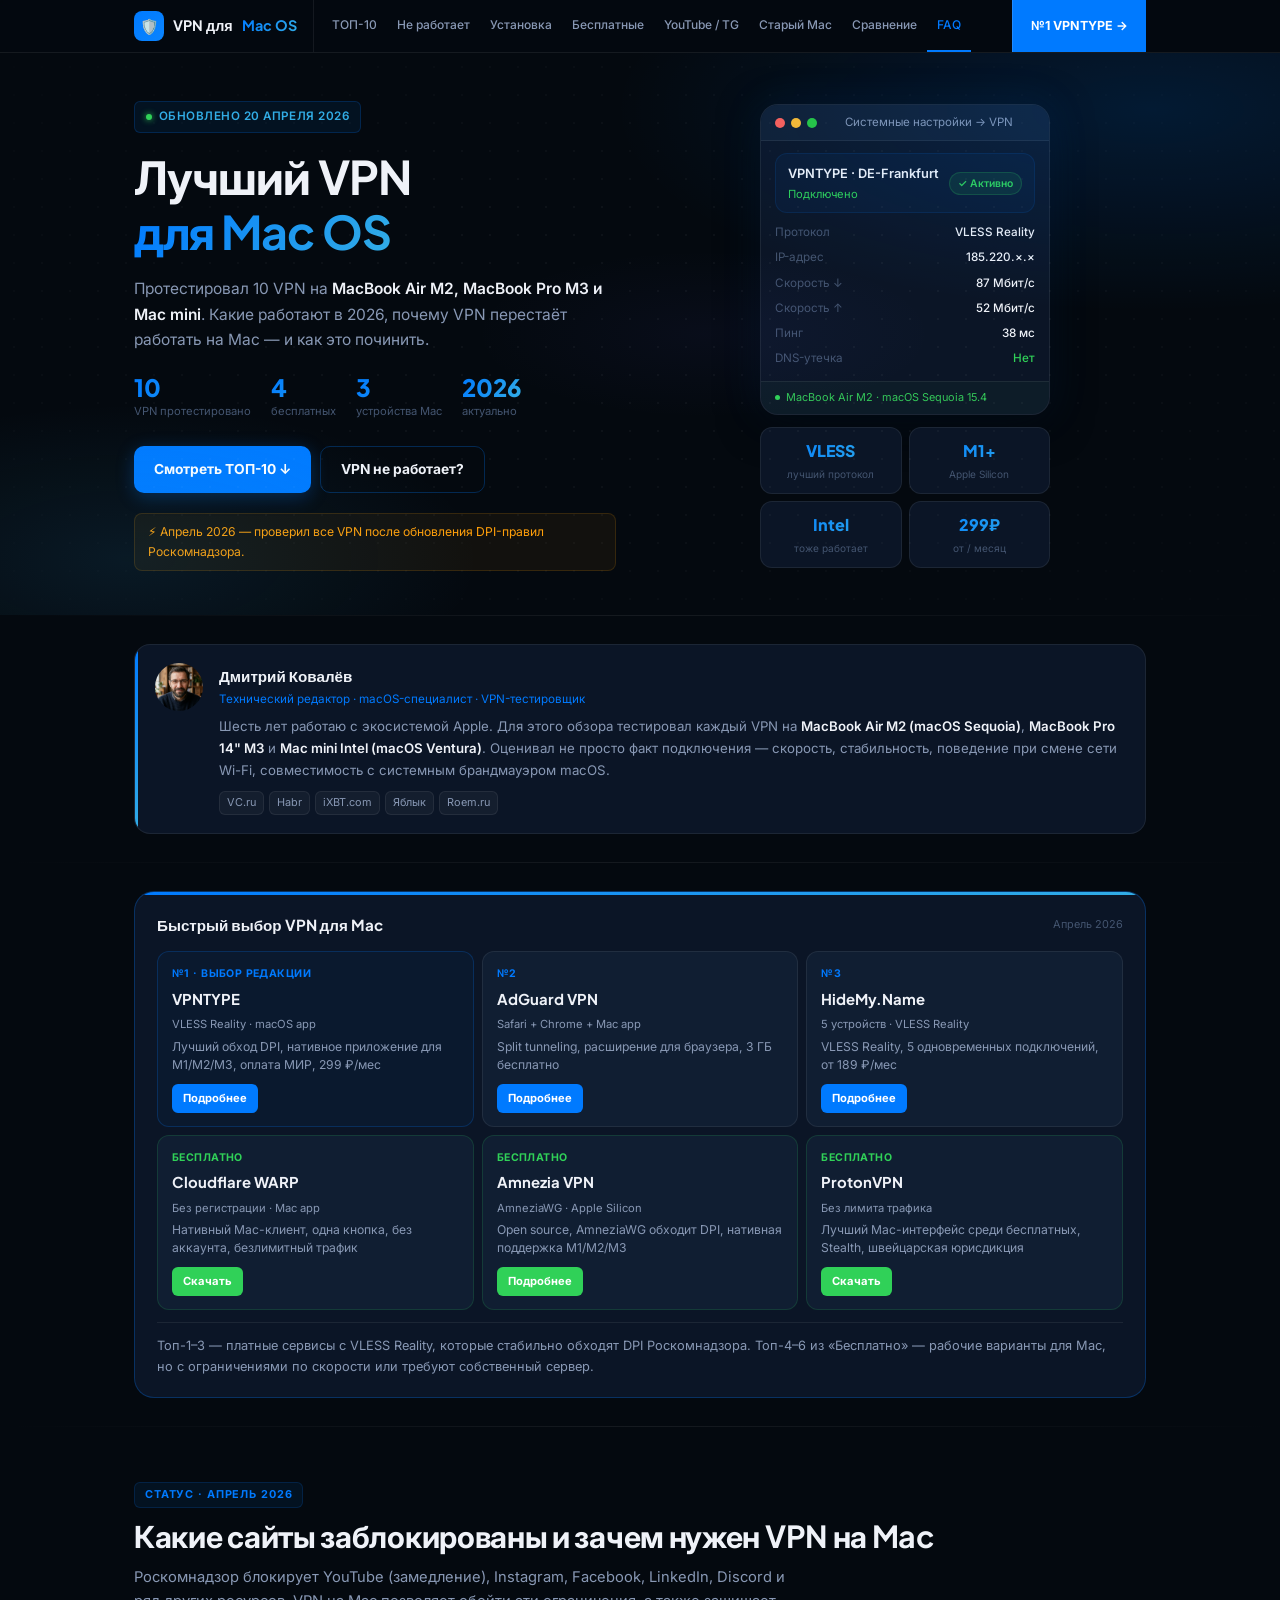
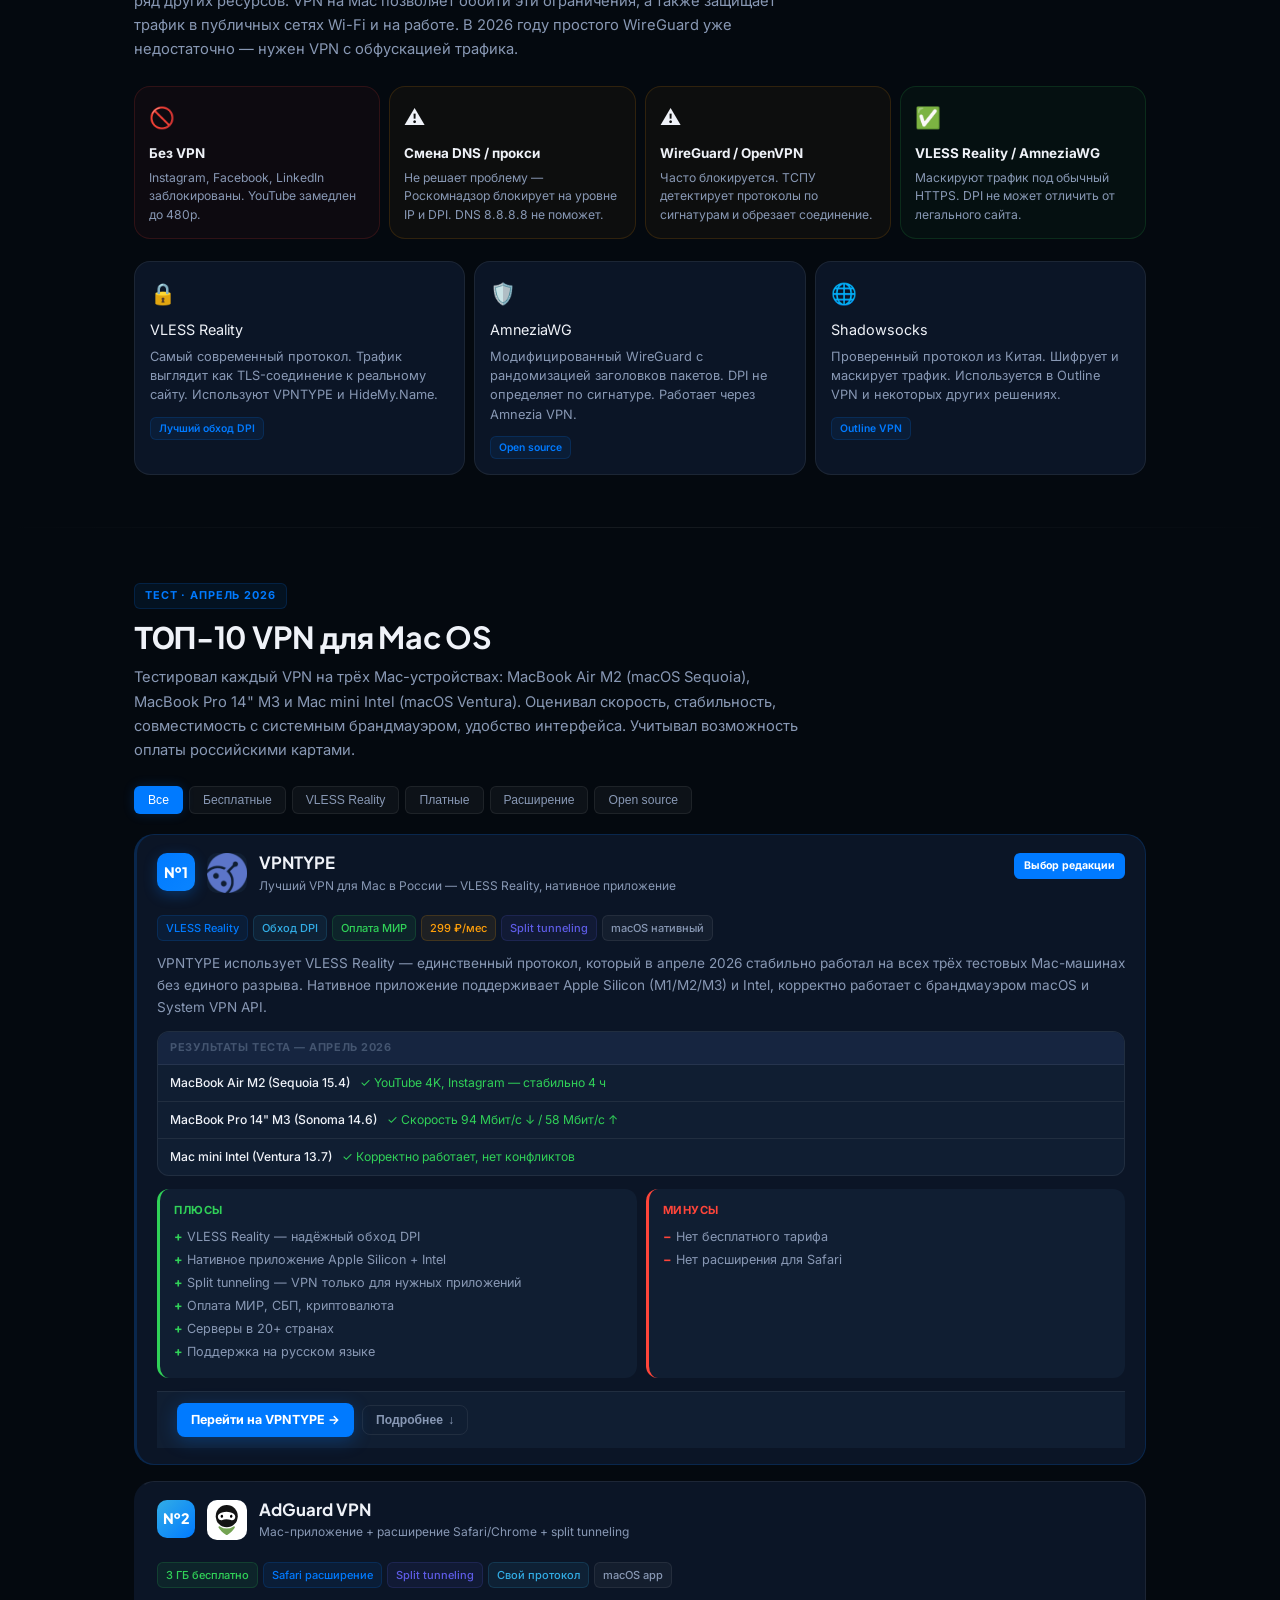
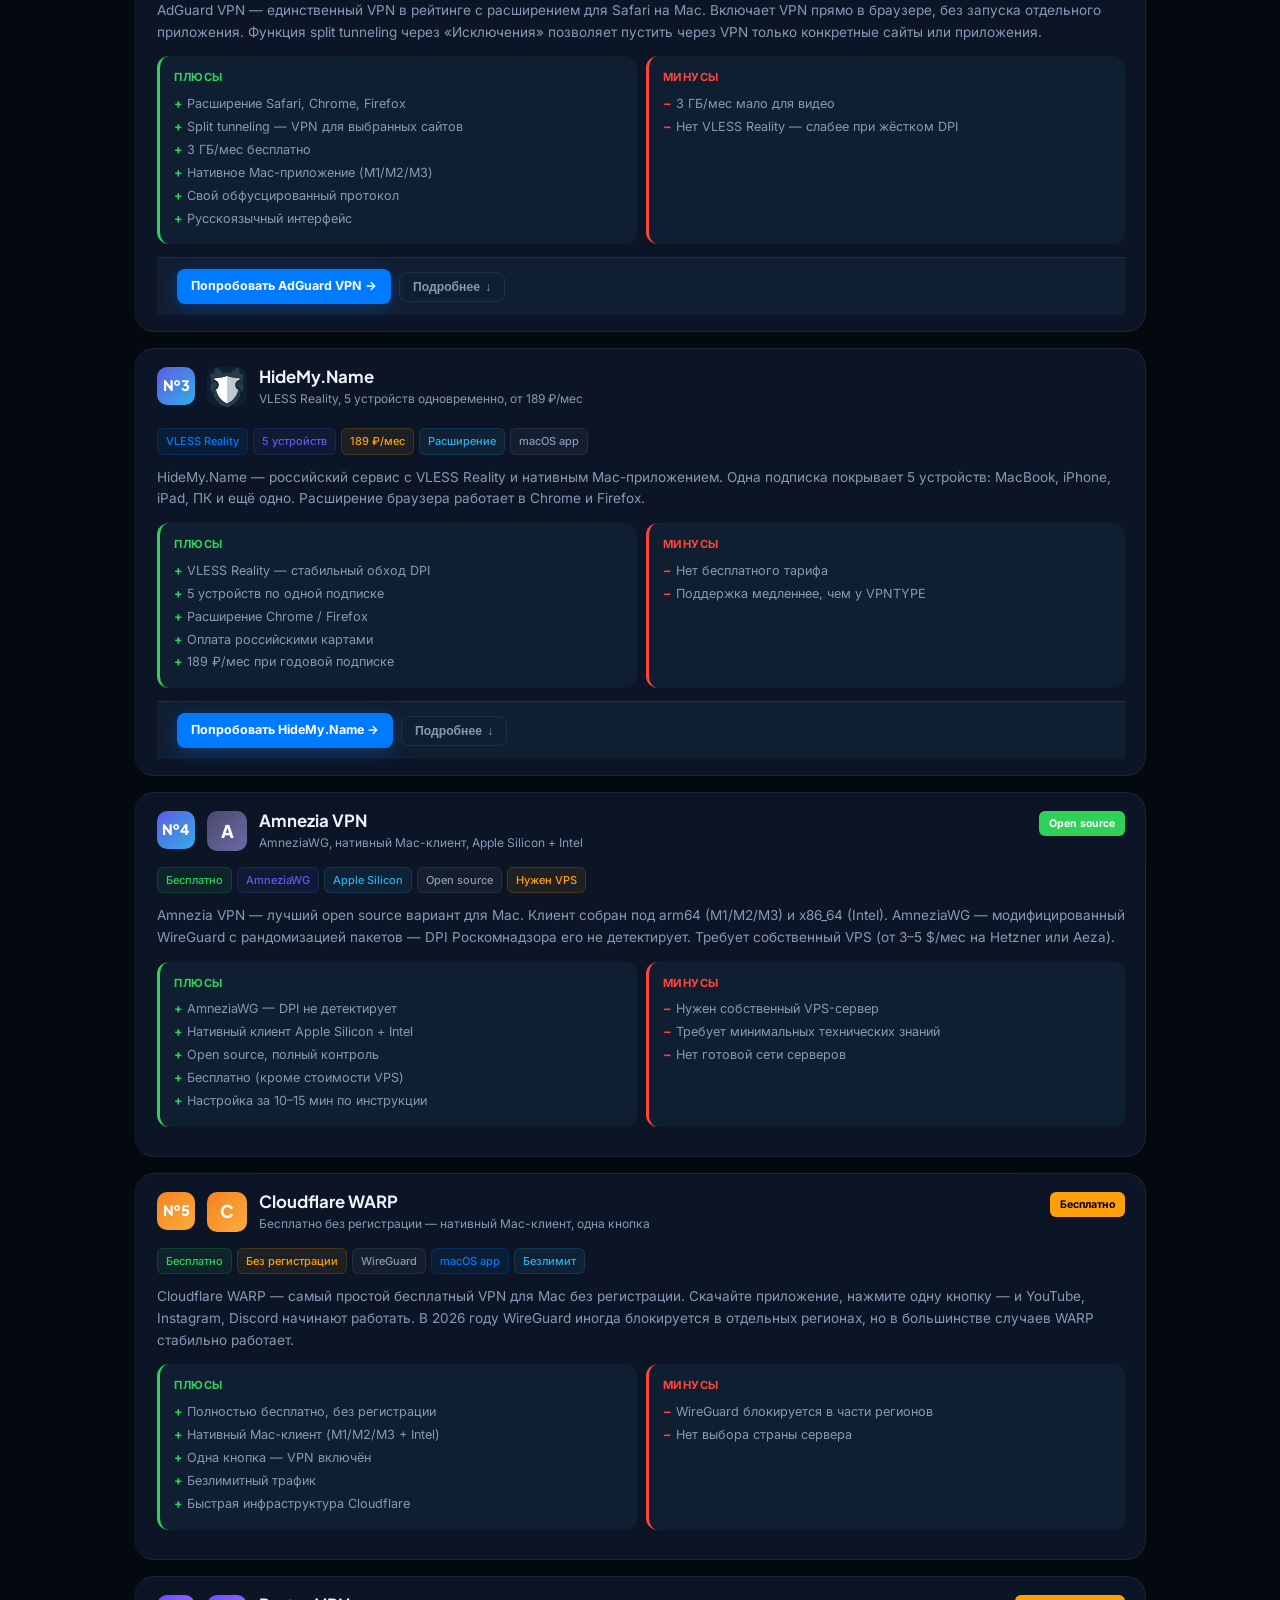
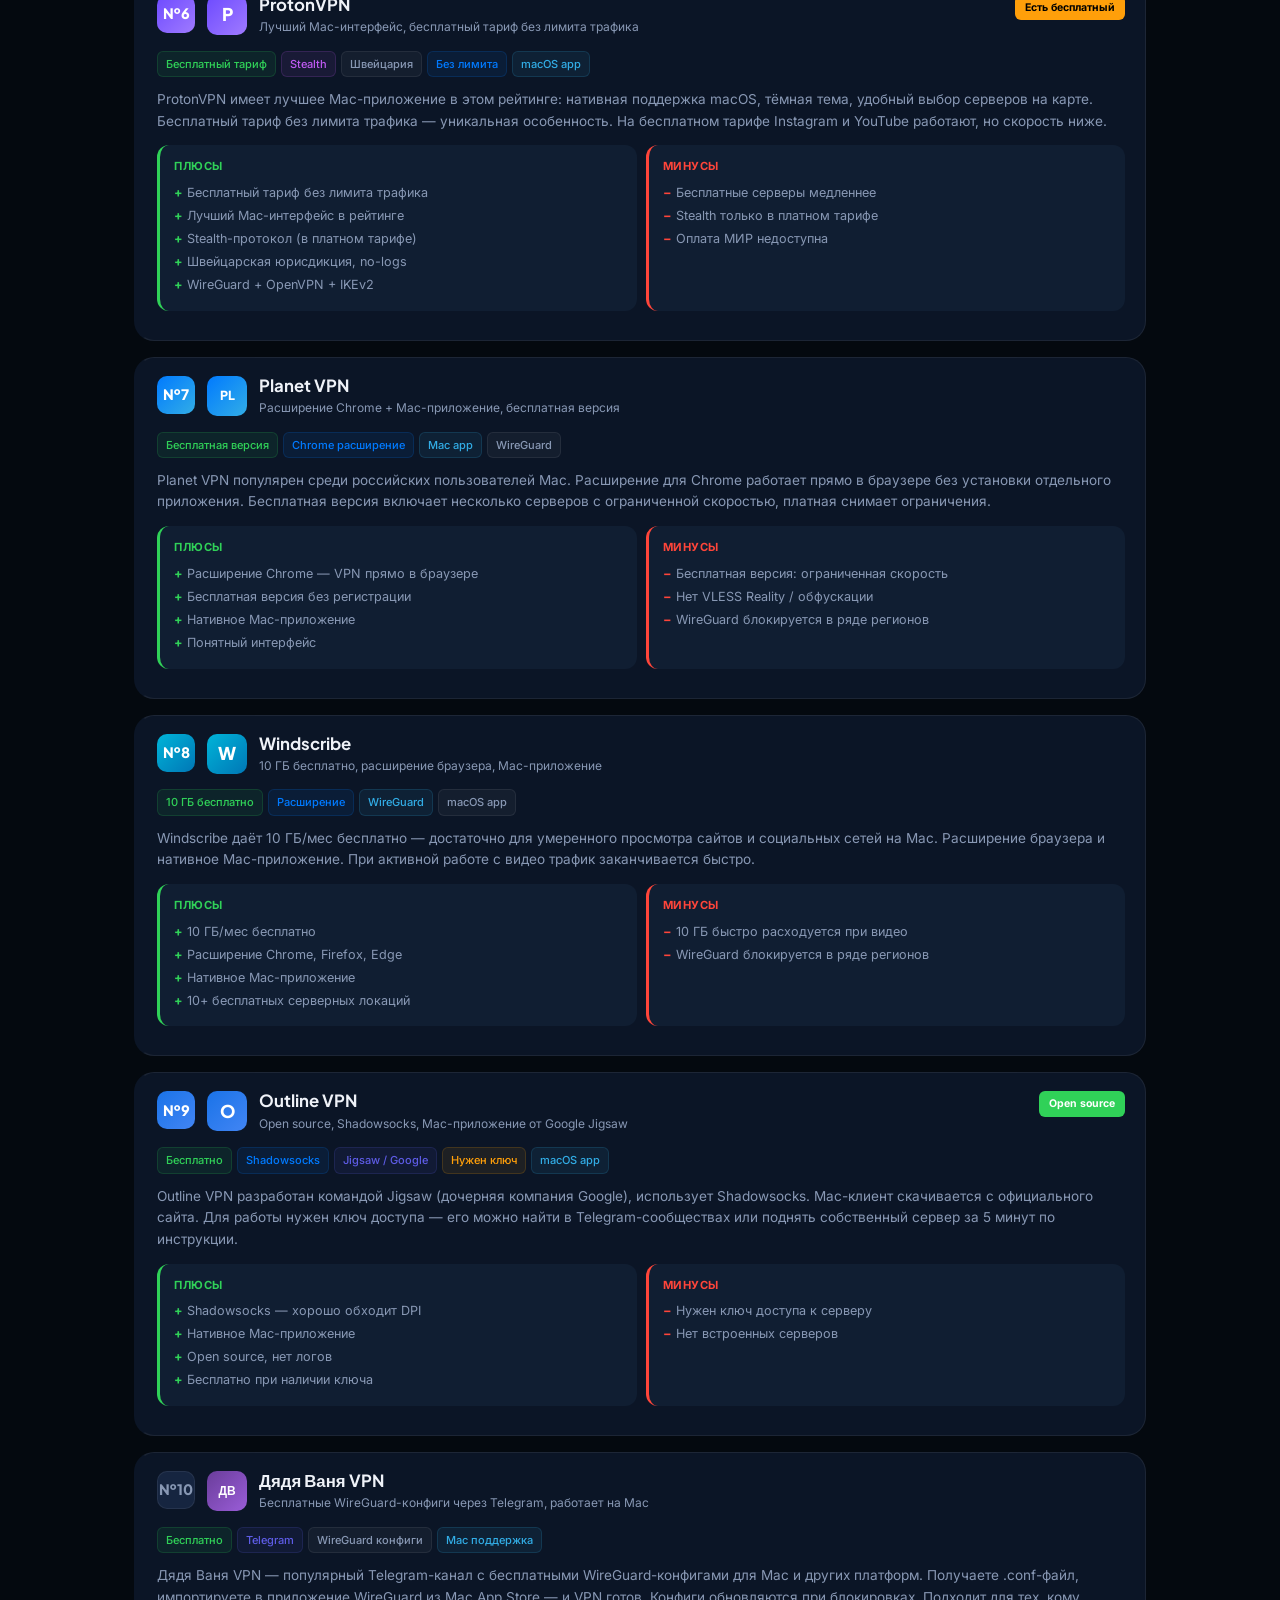
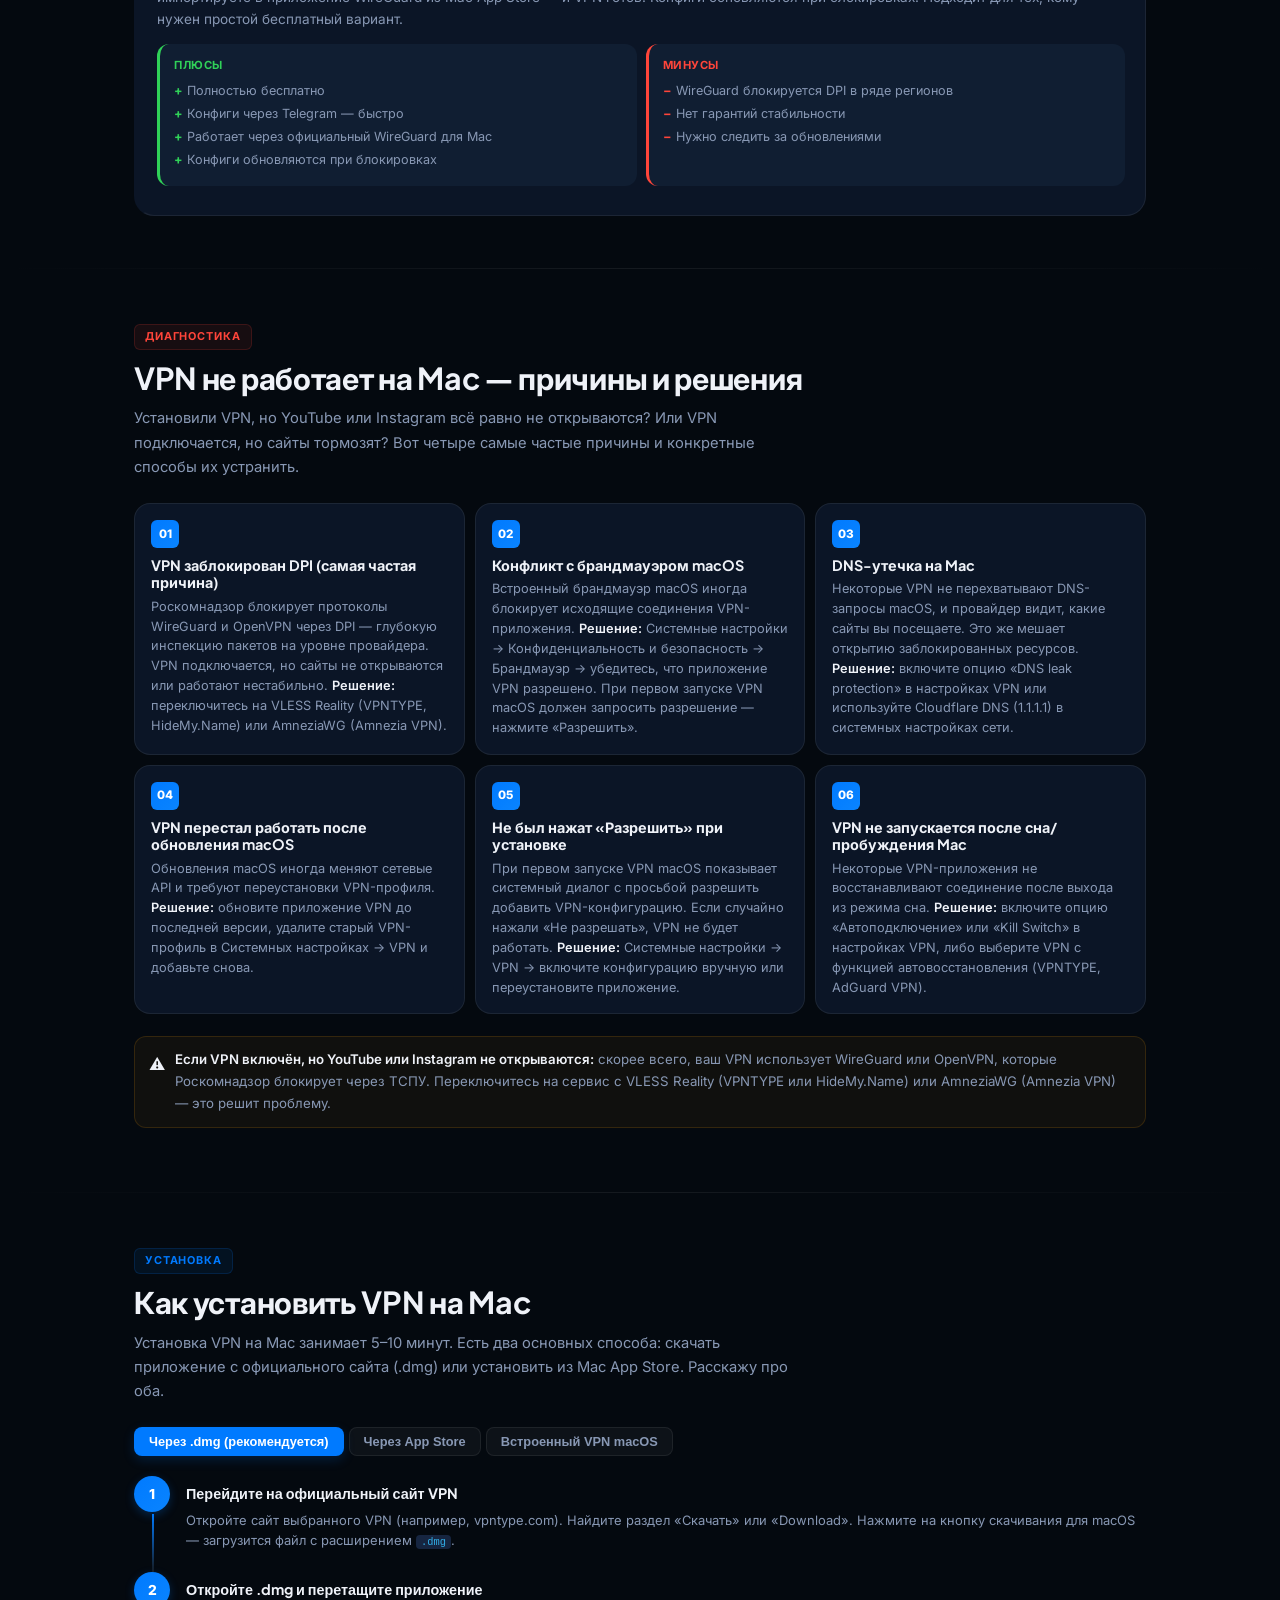
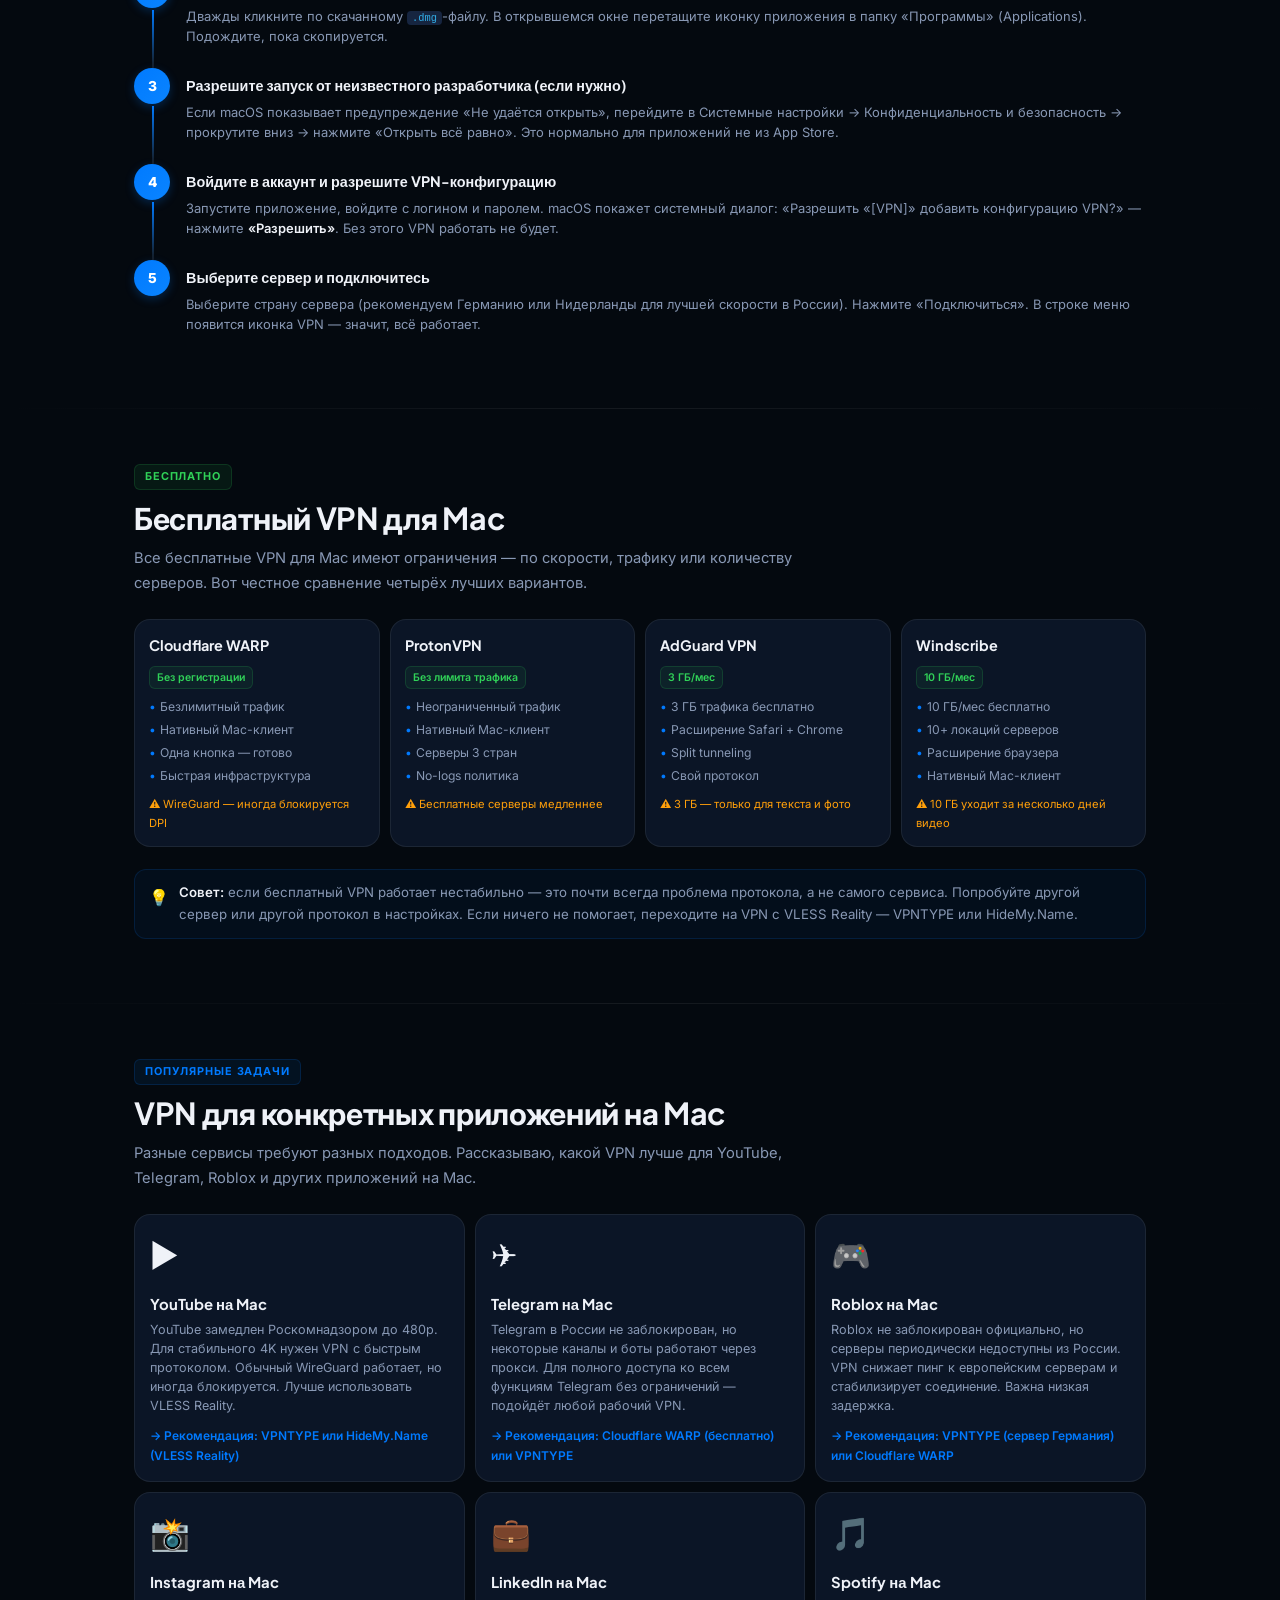
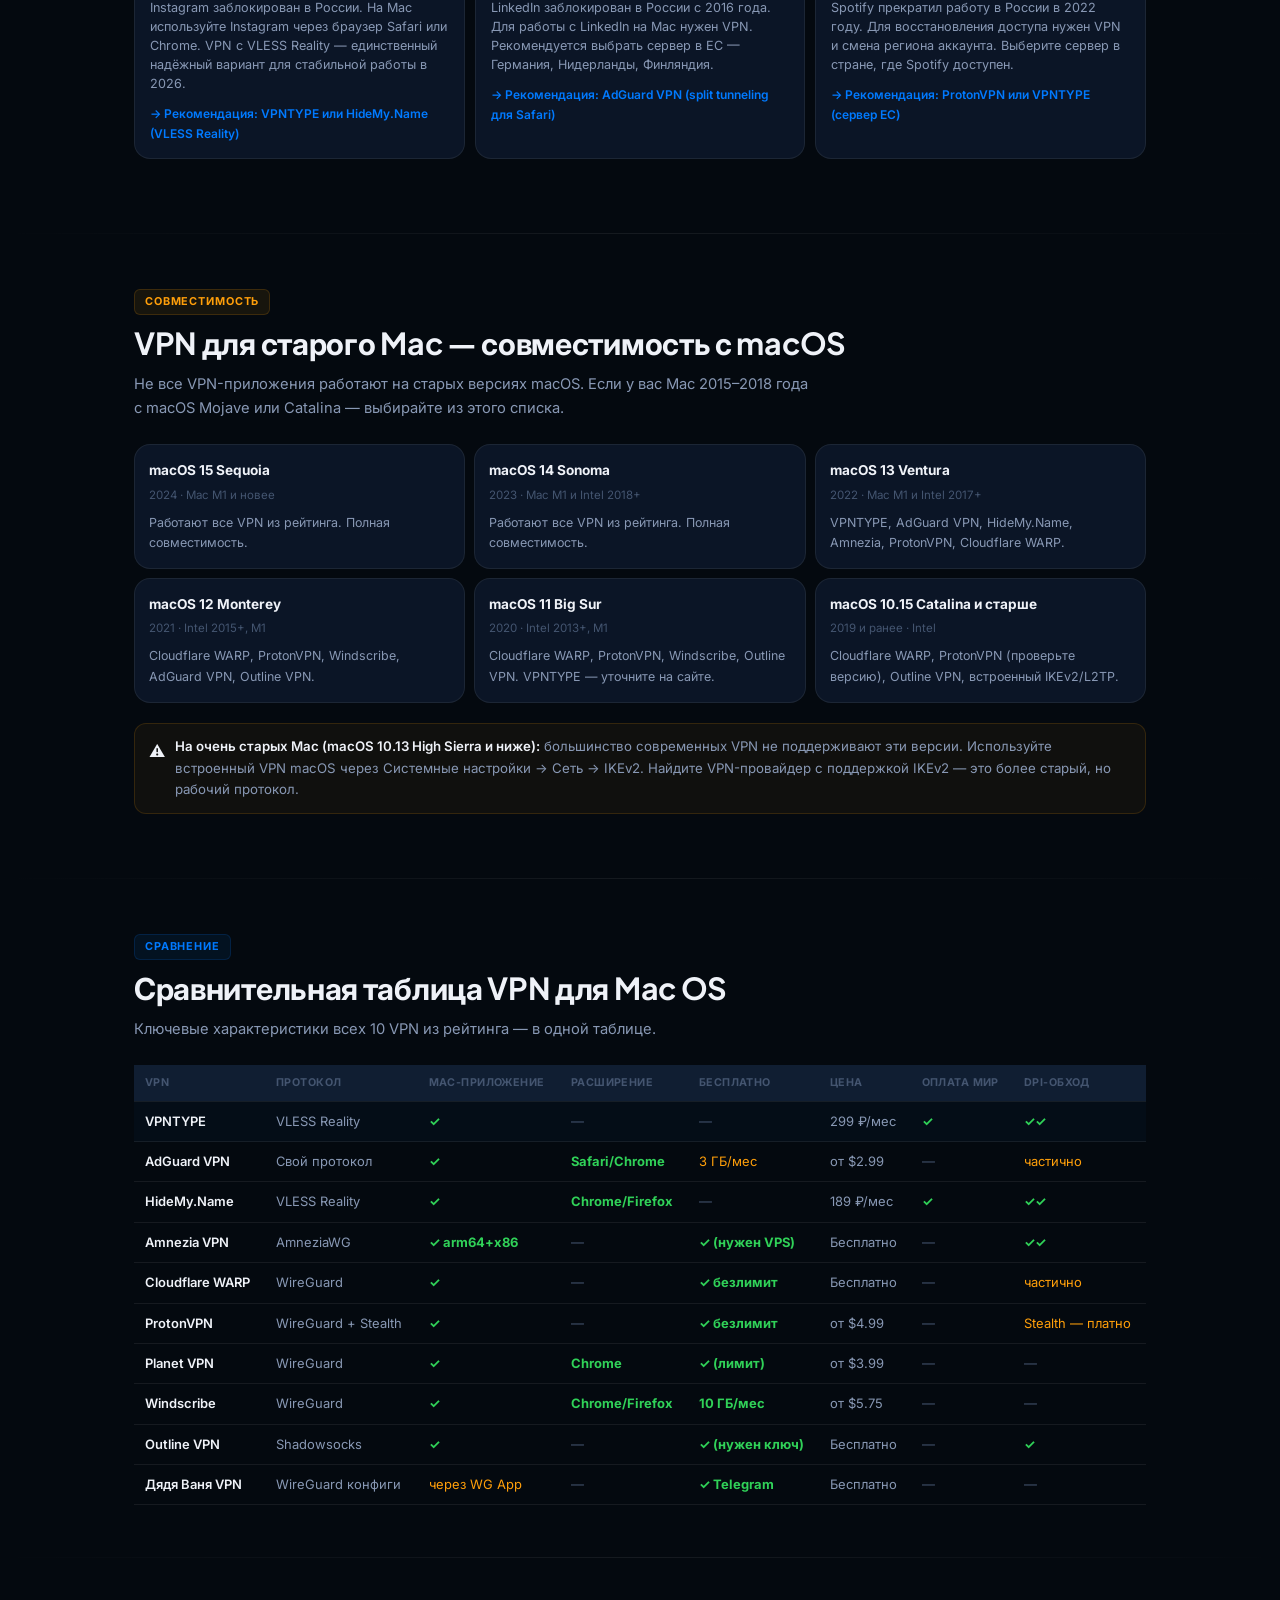
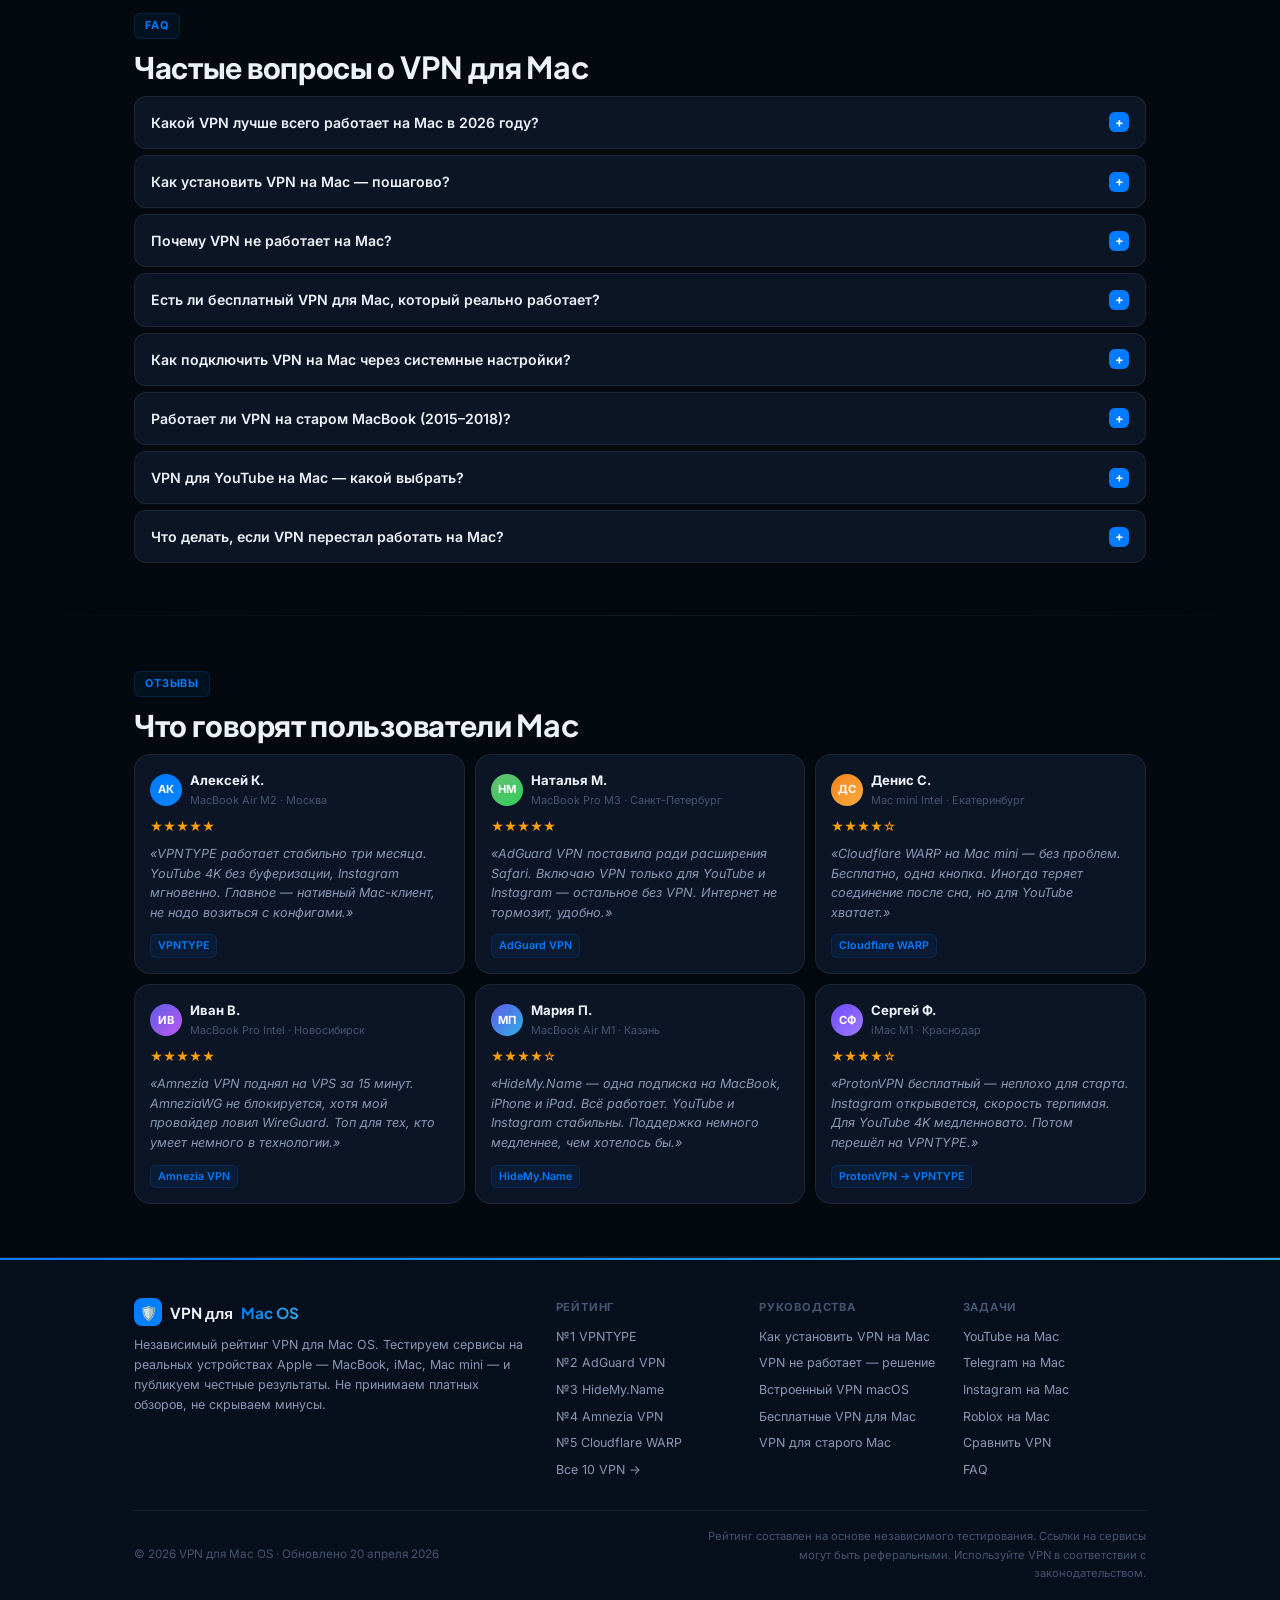
<file: index.html>
<!DOCTYPE html>
<html lang="ru">
<head>
<meta charset="UTF-8">
<meta name="viewport" content="width=device-width, initial-scale=1.0">
<title>Лучшие VPN для Mac OS 2026 — ТОП-10: бесплатные, рабочие, для MacBook</title>
<meta name="description" content="ТОП-10 VPN для Mac OS в 2026 году — проверены на MacBook Air M2 и MacBook Pro M3. Бесплатные варианты, как установить и настроить VPN на Mac, почему не работает и как исправить.">
<meta name="keywords" content="впн на мак, лучший впн для мак ос, бесплатный впн на мак, скачать впн на мак, как установить впн на мак, впн для макбук, впн не работает на маке">
<link rel="icon" type="image/svg+xml" href="favicon.svg">
<link rel="shortcut icon" href="favicon.svg">
<link rel="apple-touch-icon" href="favicon.svg">
<meta name="theme-color" content="#007AFF">
<link rel="stylesheet" href="styles.css">
<link rel="preconnect" href="https://fonts.googleapis.com">
<link rel="preconnect" href="https://fonts.gstatic.com" crossorigin>
<link href="https://fonts.googleapis.com/css2?family=Plus+Jakarta+Sans:wght@400;500;600;700;800&family=Inter:wght@400;500;600;700&display=swap" rel="stylesheet">

<meta property="og:title" content="Лучшие VPN для Mac OS 2026 — ТОП-10 рабочих сервисов">
<meta property="og:description" content="Протестировал 10 VPN на MacBook Air M2 и MacBook Pro M3. Бесплатные варианты, установка, настройка, диагностика. Апрель 2026.">
<meta property="og:type" content="article">
<meta property="og:locale" content="ru_RU">
<!-- Yandex.Metrika counter -->
<script type="text/javascript">
    (function(m,e,t,r,i,k,a){
        m[i]=m[i]||function(){(m[i].a=m[i].a||[]).push(arguments)};
        m[i].l=1*new Date();
        for (var j = 0; j < document.scripts.length; j++) {if (document.scripts[j].src === r) { return; }}
        k=e.createElement(t),a=e.getElementsByTagName(t)[0],k.async=1,k.src=r,a.parentNode.insertBefore(k,a)
    })(window, document,'script','https://mc.yandex.ru/metrika/tag.js?id=108695922', 'ym');

    ym(108695922, 'init', {ssr:true, webvisor:true, clickmap:true, ecommerce:"dataLayer", referrer: document.referrer, url: location.href, accurateTrackBounce:true, trackLinks:true});
</script>
<noscript><div><img src="https://mc.yandex.ru/watch/108695922" style="position:absolute; left:-9999px;" alt="" /></div></noscript>
<!-- /Yandex.Metrika counter -->
<script type="application/ld+json">
{
  "@context": "https://schema.org",
  "@type": "Article",
  "headline": "Лучшие VPN для Mac OS 2026 — ТОП-10: бесплатные, для MacBook, как установить",
  "description": "Тестирование 10 VPN для Mac OS на MacBook Air M2, MacBook Pro M3 и Mac mini. Установка, настройка, диагностика проблем, бесплатные VPN для Mac.",
  "datePublished": "2026-04-01",
  "dateModified": "2026-04-20",
  "author": {
    "@type": "Person",
    "name": "Дмитрий Ковалёв",
    "jobTitle": "Технический редактор, macOS-специалист",
    "description": "Шесть лет работает с экосистемой Apple. Тестирует VPN-сервисы для Mac, анализирует совместимость с macOS и производительность на процессорах Apple Silicon."
  },
  "publisher": { "@type": "Organization", "name": "VPN для Mac OS · Рейтинг 2026" },
  "inLanguage": "ru"
}
</script>

<script type="application/ld+json">
{
  "@context": "https://schema.org",
  "@type": "ItemList",
  "name": "ТОП-10 VPN для Mac OS 2026",
  "numberOfItems": 10,
  "itemListElement": [
    { "@type": "ListItem", "position": 1,  "name": "VPNTYPE",        "description": "Лучший VPN для Mac: VLESS Reality, нативное macOS-приложение, оплата МИР, 299 ₽/мес" },
    { "@type": "ListItem", "position": 2,  "name": "AdGuard VPN",    "description": "Mac-приложение + расширение Safari/Chrome, split tunneling, 3 ГБ бесплатно" },
    { "@type": "ListItem", "position": 3,  "name": "HideMy.Name",    "description": "VLESS Reality, 5 устройств, расширение браузера, 189 ₽/мес" },
    { "@type": "ListItem", "position": 4,  "name": "Amnezia VPN",    "description": "Open source, AmneziaWG, нативное приложение для Apple Silicon и Intel Mac" },
    { "@type": "ListItem", "position": 5,  "name": "Cloudflare WARP","description": "Бесплатно без регистрации, нативное Mac-приложение, одна кнопка" },
    { "@type": "ListItem", "position": 6,  "name": "ProtonVPN",      "description": "Лучший Mac-интерфейс, бесплатный тариф без лимита, Stealth-протокол" },
    { "@type": "ListItem", "position": 7,  "name": "Planet VPN",     "description": "Расширение Chrome + Mac-приложение, бесплатная версия" },
    { "@type": "ListItem", "position": 8,  "name": "Windscribe",     "description": "10 ГБ бесплатно, расширение Safari, Mac-приложение" },
    { "@type": "ListItem", "position": 9,  "name": "Outline VPN",    "description": "Open source, Shadowsocks, Mac-приложение, нужен ключ сервера" },
    { "@type": "ListItem", "position": 10, "name": "Дядя Ваня VPN",  "description": "Бесплатные WireGuard-конфиги через Telegram, работает на Mac" }
  ]
}
</script>

<script type="application/ld+json">
{
  "@context": "https://schema.org",
  "@type": "FAQPage",
  "mainEntity": [
    {
      "@type": "Question",
      "name": "Какой VPN лучше всего работает на Mac в 2026 году?",
      "acceptedAnswer": { "@type": "Answer", "text": "По тестам апреля 2026 на MacBook Air M2 и MacBook Pro M3: VPNTYPE — лучший выбор (VLESS Reality, оплата МИР, 299 ₽/мес). AdGuard VPN — для тех, кому нужно расширение Safari. HideMy.Name — 5 устройств одновременно. Бесплатно: Cloudflare WARP (без регистрации) или ProtonVPN (без лимита трафика)." }
    },
    {
      "@type": "Question",
      "name": "Как установить VPN на Mac?",
      "acceptedAnswer": { "@type": "Answer", "text": "Скачайте приложение VPN из App Store или с официального сайта. Откройте загруженный .dmg файл, перетащите приложение в папку Программы. Запустите и войдите в аккаунт. При первом запуске macOS попросит разрешение на добавление VPN-конфигурации — нажмите «Разрешить». Выберите сервер и нажмите «Подключиться»." }
    },
    {
      "@type": "Question",
      "name": "Почему VPN не работает на Mac?",
      "acceptedAnswer": { "@type": "Answer", "text": "Основные причины: 1) Роскомнадзор блокирует протокол VPN (WireGuard, OpenVPN) через DPI — решение: переключиться на VLESS Reality или AmneziaWG. 2) Конфликт с брандмауэром macOS — проверьте Системные настройки → Сеть и безопасность. 3) DNS-утечка — включите опцию DNS over HTTPS в настройках VPN. 4) Устаревшее приложение — обновите VPN до последней версии." }
    },
    {
      "@type": "Question",
      "name": "Есть ли бесплатный VPN для Mac?",
      "acceptedAnswer": { "@type": "Answer", "text": "Да. Cloudflare WARP — полностью бесплатный, без регистрации, нативное Mac-приложение. ProtonVPN — бесплатный тариф без лимита трафика. Amnezia VPN — бесплатный open source клиент (нужен VPS от $3/мес). Outline VPN — бесплатно при наличии ключа сервера." }
    },
    {
      "@type": "Question",
      "name": "Работает ли VPN на старом Mac?",
      "acceptedAnswer": { "@type": "Answer", "text": "Большинство VPN работают на Mac с macOS 11 Big Sur и новее (2020). Для старых Mac с macOS 10.14 Mojave или 10.15 Catalina подходят Cloudflare WARP, ProtonVPN и Windscribe. На совсем старых Mac с macOS 10.13 High Sierra рекомендуется использовать встроенный VPN через L2TP/IKEv2 или Outline VPN." }
    }
  ]
}
</script>
</head>

<body>
<div id="read-progress"></div>

<!-- NAVIGATION -->
<nav class="site-nav" role="navigation" aria-label="Основная навигация">
  <div class="container">
    <div class="nav-inner">
      <a href="#" class="nav-logo">
        <div class="logo-icon">🛡️</div>
        VPN для <span class="logo-word">Mac OS</span>
      </a>
      <ul class="nav-tabs">
        <li><a href="#top10">ТОП-10</a></li>
        <li><a href="#why-broken">Не работает</a></li>
        <li><a href="#install">Установка</a></li>
        <li><a href="#free">Бесплатные</a></li>
        <li><a href="#apps">YouTube / TG</a></li>
        <li><a href="#old-mac">Старый Mac</a></li>
        <li><a href="#compare">Сравнение</a></li>
        <li><a href="#faq">FAQ</a></li>
      </ul>
      <a href="#vpntype-card" class="nav-cta">№1 VPNTYPE →</a>
      <button class="burger" id="burger-btn" aria-label="Меню" aria-expanded="false">
        <span></span><span></span><span></span>
      </button>
    </div>
  </div>
</nav>

<div class="mobile-menu" id="mobile-menu">
  <a href="#top10">ТОП-10 VPN для Mac OS</a>
  <a href="#why-broken">VPN не работает на Mac — причины</a>
  <a href="#install">Как установить VPN на Mac</a>
  <a href="#builtin">Встроенный VPN macOS</a>
  <a href="#free">Бесплатный VPN для Mac</a>
  <a href="#apps">VPN для YouTube и Telegram на Mac</a>
  <a href="#old-mac">VPN для старого Mac</a>
  <a href="#compare">Сравнительная таблица</a>
  <a href="#faq">Частые вопросы</a>
  <a href="#reviews">Отзывы пользователей</a>
  <a href="#vpntype-card" class="mm-cta">Попробовать VPNTYPE №1 →</a>
</div>

<!-- HERO -->
<section class="hero" aria-label="Введение">
  <div class="hero-bg"></div>
  <div class="container">
    <div class="hero-grid">
      <div class="hero-content">
        <div class="hero-eyebrow fade-up">
          <span class="live-dot"></span>Обновлено 20 апреля 2026
        </div>
        <h1 class="hero-title fade-up">
          Лучший VPN<br>
          <span class="hl">для Mac OS</span>
        </h1>
        <p class="hero-desc fade-up delay-1">
          Протестировал 10 VPN на <strong>MacBook Air M2, MacBook Pro M3 и Mac mini</strong>. Какие работают в 2026, почему VPN перестаёт работать на Mac — и как это починить.
        </p>
        <div class="hero-stats fade-up delay-2">
          <div class="hero-stat"><span class="stat-val">10</span><span class="stat-lbl">VPN протестировано</span></div>
          <div class="hero-stat"><span class="stat-val">4</span><span class="stat-lbl">бесплатных</span></div>
          <div class="hero-stat"><span class="stat-val">3</span><span class="stat-lbl">устройства Mac</span></div>
          <div class="hero-stat"><span class="stat-val">2026</span><span class="stat-lbl">актуально</span></div>
        </div>
        <div class="hero-actions fade-up delay-3">
          <a href="#top10" class="btn btn-primary">Смотреть ТОП-10 ↓</a>
          <a href="#why-broken" class="btn btn-ghost">VPN не работает?</a>
        </div>
        <div class="update-bar fade-up delay-3">
          ⚡ Апрель 2026 — проверил все VPN после обновления DPI-правил Роскомнадзора.
        </div>
      </div>
      <div class="hero-visual">
        <div class="mac-widget">
          <div class="mac-titlebar">
            <div class="mac-dot mac-dot-red"></div>
            <div class="mac-dot mac-dot-yellow"></div>
            <div class="mac-dot mac-dot-green"></div>
            <div class="mac-window-title">Системные настройки → VPN</div>
          </div>
          <div class="mac-body">
            <div class="mac-status-row">
              <div>
                <div class="mac-vpn-name">VPNTYPE · DE-Frankfurt</div>
                <div class="mac-vpn-conn">Подключено</div>
              </div>
              <div class="mac-vpn-badge">✓ Активно</div>
            </div>
            <div class="mac-info-row">
              <div class="mac-info-item">
                <span class="mac-info-key">Протокол</span>
                <span class="mac-info-val">VLESS Reality</span>
              </div>
              <div class="mac-info-item">
                <span class="mac-info-key">IP-адрес</span>
                <span class="mac-info-val">185.220.×.×</span>
              </div>
              <div class="mac-info-item">
                <span class="mac-info-key">Скорость ↓</span>
                <span class="mac-info-val">87 Мбит/с</span>
              </div>
              <div class="mac-info-item">
                <span class="mac-info-key">Скорость ↑</span>
                <span class="mac-info-val">52 Мбит/с</span>
              </div>
              <div class="mac-info-item">
                <span class="mac-info-key">Пинг</span>
                <span class="mac-info-val">38 мс</span>
              </div>
              <div class="mac-info-item">
                <span class="mac-info-key">DNS-утечка</span>
                <span class="mac-info-val" style="color:var(--green)">Нет</span>
              </div>
            </div>
          </div>
          <div class="mac-footer">
            <div class="mac-blink"></div>
            MacBook Air M2 · macOS Sequoia 15.4
          </div>
        </div>
        <div class="hero-side-grid">
          <div class="hero-side-card"><div class="val">VLESS</div><div class="lbl">лучший протокол</div></div>
          <div class="hero-side-card"><div class="val">M1+</div><div class="lbl">Apple Silicon</div></div>
          <div class="hero-side-card"><div class="val">Intel</div><div class="lbl">тоже работает</div></div>
          <div class="hero-side-card"><div class="val">299₽</div><div class="lbl">от / месяц</div></div>
        </div>
      </div>
    </div>
  </div>
</section>

<div class="divider"></div>

<!-- AUTHOR -->
<section class="section-sm">
  <div class="container">
    <div class="author-box">
      <div class="author-photo">
        <img src="author.jpg" alt="Дмитрий Ковалёв" onerror="this.style.display='none';this.parentNode.innerHTML='💻'">
      </div>
      <div class="author-info">
        <div class="author-name">Дмитрий Ковалёв</div>
        <div class="author-role">Технический редактор · macOS-специалист · VPN-тестировщик</div>
        <p class="author-bio">
          Шесть лет работаю с экосистемой Apple. Для этого обзора тестировал каждый VPN на <strong>MacBook Air M2 (macOS Sequoia)</strong>, <strong>MacBook Pro 14" M3</strong> и <strong>Mac mini Intel (macOS Ventura)</strong>. Оценивал не просто факт подключения — скорость, стабильность, поведение при смене сети Wi-Fi, совместимость с системным брандмауэром macOS.
        </p>
        <div class="author-pubs">
          <span class="author-pub">VC.ru</span>
          <span class="author-pub">Habr</span>
          <span class="author-pub">iXBT.com</span>
          <span class="author-pub">Яблык</span>
          <span class="author-pub">Roem.ru</span>
        </div>
      </div>
    </div>
  </div>
</section>

<div class="divider"></div>

<!-- TL;DR -->
<section class="section-sm" id="tldr">
  <div class="container">
    <div class="tldr-panel">
      <div class="tldr-header">
        <div class="tldr-label">Быстрый выбор VPN для Mac</div>
        <div class="tldr-updated">Апрель 2026</div>
      </div>
      <div class="tldr-grid">
        <div class="tldr-card featured">
          <div class="tldr-rank">№1 · Выбор редакции</div>
          <div class="tldr-name">VPNTYPE</div>
          <div class="tldr-tag">VLESS Reality · macOS app</div>
          <div class="tldr-desc">Лучший обход DPI, нативное приложение для M1/M2/M3, оплата МИР, 299 ₽/мес</div>
          <a href="#vpntype-card" class="tldr-btn">Подробнее</a>
        </div>
        <div class="tldr-card">
          <div class="tldr-rank">№2</div>
          <div class="tldr-name">AdGuard VPN</div>
          <div class="tldr-tag">Safari + Chrome + Mac app</div>
          <div class="tldr-desc">Split tunneling, расширение для браузера, 3 ГБ бесплатно</div>
          <a href="#adguard-card" class="tldr-btn">Подробнее</a>
        </div>
        <div class="tldr-card">
          <div class="tldr-rank">№3</div>
          <div class="tldr-name">HideMy.Name</div>
          <div class="tldr-tag">5 устройств · VLESS Reality</div>
          <div class="tldr-desc">VLESS Reality, 5 одновременных подключений, от 189 ₽/мес</div>
          <a href="#hidemy-card" class="tldr-btn">Подробнее</a>
        </div>
        <div class="tldr-card free">
          <div class="tldr-rank">Бесплатно</div>
          <div class="tldr-name">Cloudflare WARP</div>
          <div class="tldr-tag">Без регистрации · Mac app</div>
          <div class="tldr-desc">Нативный Mac-клиент, одна кнопка, без аккаунта, безлимитный трафик</div>
          <a href="#warp-card" class="tldr-btn">Скачать</a>
        </div>
        <div class="tldr-card free">
          <div class="tldr-rank">Бесплатно</div>
          <div class="tldr-name">Amnezia VPN</div>
          <div class="tldr-tag">AmneziaWG · Apple Silicon</div>
          <div class="tldr-desc">Open source, AmneziaWG обходит DPI, нативная поддержка M1/M2/M3</div>
          <a href="#amnezia-card" class="tldr-btn">Подробнее</a>
        </div>
        <div class="tldr-card free">
          <div class="tldr-rank">Бесплатно</div>
          <div class="tldr-name">ProtonVPN</div>
          <div class="tldr-tag">Без лимита трафика</div>
          <div class="tldr-desc">Лучший Mac-интерфейс среди бесплатных, Stealth, швейцарская юрисдикция</div>
          <a href="#proton-card" class="tldr-btn">Скачать</a>
        </div>
      </div>
      <div class="tldr-note">
        Топ-1–3 — платные сервисы с VLESS Reality, которые стабильно обходят DPI Роскомнадзора.
        Топ-4–6 из «Бесплатно» — рабочие варианты для Mac, но с ограничениями по скорости или требуют собственный сервер.
      </div>
    </div>
  </div>
</section>

<div class="divider"></div>

<!-- VPN STATUS ON MAC -->
<section class="section" id="mac-status">
  <div class="container">
    <div class="sec-badge">Статус · Апрель 2026</div>
    <h2 class="section-title">Какие сайты заблокированы и зачем нужен VPN на Mac</h2>
    <p class="section-intro">
      Роскомнадзор блокирует YouTube (замедление), Instagram, Facebook, LinkedIn, Discord и ряд других ресурсов. VPN на Mac позволяет обойти эти ограничения, а также защищает трафик в публичных сетях Wi-Fi и на работе. В 2026 году простого WireGuard уже недостаточно — нужен VPN с обфускацией трафика.
    </p>

    <div class="status-grid">
      <div class="status-card blocked">
        <div class="status-icon">🚫</div>
        <div class="status-title">Без VPN</div>
        <div class="status-desc">Instagram, Facebook, LinkedIn заблокированы. YouTube замедлен до 480p.</div>
      </div>
      <div class="status-card partial">
        <div class="status-icon">⚠️</div>
        <div class="status-title">Смена DNS / прокси</div>
        <div class="status-desc">Не решает проблему — Роскомнадзор блокирует на уровне IP и DPI. DNS 8.8.8.8 не поможет.</div>
      </div>
      <div class="status-card partial">
        <div class="status-icon">⚠️</div>
        <div class="status-title">WireGuard / OpenVPN</div>
        <div class="status-desc">Часто блокируется. ТСПУ детектирует протоколы по сигнатурам и обрезает соединение.</div>
      </div>
      <div class="status-card works">
        <div class="status-icon">✅</div>
        <div class="status-title">VLESS Reality / AmneziaWG</div>
        <div class="status-desc">Маскируют трафик под обычный HTTPS. DPI не может отличить от легального сайта.</div>
      </div>
    </div>

    <div class="bento-grid">
      <div class="bento-card">
        <div class="bento-icon">🔒</div>
        <div class="bento-title">VLESS Reality</div>
        <div class="bento-desc">Самый современный протокол. Трафик выглядит как TLS-соединение к реальному сайту. Используют VPNTYPE и HideMy.Name.</div>
        <span class="bento-badge">Лучший обход DPI</span>
      </div>
      <div class="bento-card">
        <div class="bento-icon">🛡️</div>
        <div class="bento-title">AmneziaWG</div>
        <div class="bento-desc">Модифицированный WireGuard с рандомизацией заголовков пакетов. DPI не определяет по сигнатуре. Работает через Amnezia VPN.</div>
        <span class="bento-badge">Open source</span>
      </div>
      <div class="bento-card">
        <div class="bento-icon">🌐</div>
        <div class="bento-title">Shadowsocks</div>
        <div class="bento-desc">Проверенный протокол из Китая. Шифрует и маскирует трафик. Используется в Outline VPN и некоторых других решениях.</div>
        <span class="bento-badge">Outline VPN</span>
      </div>
    </div>
  </div>
</section>

<div class="divider"></div>

<!-- TOP-10 VPN ДЛЯ MAC OS -->
<section class="section" id="top10">
  <div class="container">
    <div class="sec-badge">Тест · Апрель 2026</div>
    <h2 class="section-title">ТОП-10 VPN для Mac OS</h2>
    <p class="section-intro">Тестировал каждый VPN на трёх Mac-устройствах: MacBook Air M2 (macOS Sequoia), MacBook Pro 14" M3 и Mac mini Intel (macOS Ventura). Оценивал скорость, стабильность, совместимость с системным брандмауэром, удобство интерфейса. Учитывал возможность оплаты российскими картами.</p>

    <div class="filter-bar">
      <button class="filter-btn active" data-filter="all">Все</button>
      <button class="filter-btn" data-filter="free">Бесплатные</button>
      <button class="filter-btn" data-filter="vless">VLESS Reality</button>
      <button class="filter-btn" data-filter="paid">Платные</button>
      <button class="filter-btn" data-filter="extension">Расширение</button>
      <button class="filter-btn" data-filter="opensource">Open source</button>
    </div>

    <div class="top-list">

    <!-- CARD #1 VPNTYPE -->
    <article class="vpn-card featured" id="vpntype-card" data-tags="paid vless">
      <div class="vpn-card-header">
        <div class="vpn-rank rank-1">№1</div>
        <div class="vpn-logo-wrap">
          <img src="vpntype-icon.png" alt="VPNTYPE" width="40" height="40" style="border-radius:10px;object-fit:contain;background:var(--bg4)" onerror="this.outerHTML='&lt;div class=&quot;vpn-logo-letter&quot; style=&quot;background:var(--grad-btn)&quot;&gt;V&lt;/div&gt;'">
        </div>
        <div class="vpn-title-wrap">
          <h3 class="vpn-name">VPNTYPE</h3>
          <div class="vpn-tagline">Лучший VPN для Mac в России — VLESS Reality, нативное приложение</div>
        </div>
        <div class="vpn-verdict">Выбор редакции</div>
      </div>
      <div class="vpn-card-body">
        <div class="vpn-chips">
          <span class="chip chip-blue">VLESS Reality</span>
          <span class="chip chip-cyan">Обход DPI</span>
          <span class="chip chip-green">Оплата МИР</span>
          <span class="chip chip-amber">299 ₽/мес</span>
          <span class="chip chip-indigo">Split tunneling</span>
          <span class="chip chip-gray">macOS нативный</span>
        </div>
        <p class="vpn-summary">VPNTYPE использует VLESS Reality — единственный протокол, который в апреле 2026 стабильно работал на всех трёх тестовых Mac-машинах без единого разрыва. Нативное приложение поддерживает Apple Silicon (M1/M2/M3) и Intel, корректно работает с брандмауэром macOS и System VPN API.</p>
        <div class="vpn-test-table">
          <div class="vtt-header">Результаты теста — апрель 2026</div>
          <div class="vtt-row">
            <div class="vtt-device">MacBook Air M2 (Sequoia 15.4)</div>
            <div class="vtt-result vtt-ok">✓ YouTube 4K, Instagram — стабильно 4 ч</div>
          </div>
          <div class="vtt-row">
            <div class="vtt-device">MacBook Pro 14" M3 (Sonoma 14.6)</div>
            <div class="vtt-result vtt-ok">✓ Скорость 94 Мбит/с ↓ / 58 Мбит/с ↑</div>
          </div>
          <div class="vtt-row">
            <div class="vtt-device">Mac mini Intel (Ventura 13.7)</div>
            <div class="vtt-result vtt-ok">✓ Корректно работает, нет конфликтов</div>
          </div>
        </div>
        <div class="vpn-pros-cons">
          <div class="pros-col">
            <div class="pros-title">Плюсы</div>
            <ul class="pros-list">
              <li>VLESS Reality — надёжный обход DPI</li>
              <li>Нативное приложение Apple Silicon + Intel</li>
              <li>Split tunneling — VPN только для нужных приложений</li>
              <li>Оплата МИР, СБП, криптовалюта</li>
              <li>Серверы в 20+ странах</li>
              <li>Поддержка на русском языке</li>
            </ul>
          </div>
          <div class="cons-col">
            <div class="cons-title">Минусы</div>
            <ul class="cons-list">
              <li>Нет бесплатного тарифа</li>
              <li>Нет расширения для Safari</li>
            </ul>
          </div>
        </div>
        <div id="vpntype-extra" class="vpn-extra">
          <h4>Почему VPNTYPE — лучший выбор для Mac в 2026</h4>
          <p>VLESS Reality маскирует VPN-трафик под обычное TLS-соединение к легальному сайту. ТСПУ Роскомнадзора не отличает его от запроса к банку или новостному порталу. На Mac это важно: macOS передаёт DNS через системный резолвер, и некоторые VPN дают утечки. VPNTYPE корректно перехватывает DNS на уровне тунельного интерфейса.</p>
          <p>Split tunneling работает на уровне приложений: можно направить через VPN только Safari, а Zoom и iCloud работают напрямую без потери скорости.</p>
          <div class="callout callout-info">
            <div class="callout-icon">💡</div>
            <div class="callout-body"><strong>Совет для Mac:</strong> При первом запуске macOS запросит разрешение на добавление VPN-конфигурации. Нажмите «Разрешить» — без этого VPN не заработает. Если забыли, откройте Системные настройки → VPN.</div>
          </div>
        </div>
        <div class="vpn-card-footer">
          <a href="https://vk.cc/cUpjZq" class="btn btn-primary btn-sm" rel="nofollow noopener" target="_blank">Перейти на VPNTYPE →</a>
          <button class="vpn-expand-btn" data-target="vpntype-extra">Подробнее <span class="arrow">↓</span></button>
        </div>
      </div>
    </article>

    <!-- CARD #2 AdGuard VPN -->
    <article class="vpn-card" id="adguard-card" data-tags="paid free extension">
      <div class="vpn-card-header">
        <div class="vpn-rank rank-2">№2</div>
        <div class="vpn-logo-wrap">
          <img src="adguard-icon.svg" alt="AdGuard VPN" width="40" height="40" style="border-radius:10px;object-fit:contain;background:var(--bg4)" onerror="this.outerHTML='&lt;div class=&quot;vpn-logo-letter&quot; style=&quot;background:linear-gradient(135deg,#68BC71,#30D158)&quot;&gt;A&lt;/div&gt;'">
        </div>
        <div class="vpn-title-wrap">
          <h3 class="vpn-name">AdGuard VPN</h3>
          <div class="vpn-tagline">Mac-приложение + расширение Safari/Chrome + split tunneling</div>
        </div>
      </div>
      <div class="vpn-card-body">
        <div class="vpn-chips">
          <span class="chip chip-green">3 ГБ бесплатно</span>
          <span class="chip chip-blue">Safari расширение</span>
          <span class="chip chip-indigo">Split tunneling</span>
          <span class="chip chip-cyan">Свой протокол</span>
          <span class="chip chip-gray">macOS app</span>
        </div>
        <p class="vpn-summary">AdGuard VPN — единственный VPN в рейтинге с расширением для Safari на Mac. Включает VPN прямо в браузере, без запуска отдельного приложения. Функция split tunneling через «Исключения» позволяет пустить через VPN только конкретные сайты или приложения.</p>
        <div class="vpn-pros-cons">
          <div class="pros-col">
            <div class="pros-title">Плюсы</div>
            <ul class="pros-list">
              <li>Расширение Safari, Chrome, Firefox</li>
              <li>Split tunneling — VPN для выбранных сайтов</li>
              <li>3 ГБ/мес бесплатно</li>
              <li>Нативное Mac-приложение (M1/M2/M3)</li>
              <li>Свой обфусцированный протокол</li>
              <li>Русскоязычный интерфейс</li>
            </ul>
          </div>
          <div class="cons-col">
            <div class="cons-title">Минусы</div>
            <ul class="cons-list">
              <li>3 ГБ/мес мало для видео</li>
              <li>Нет VLESS Reality — слабее при жёстком DPI</li>
            </ul>
          </div>
        </div>
        <div id="adguard-extra" class="vpn-extra">
          <h4>Как настроить AdGuard VPN только для нужных сайтов на Mac</h4>
          <p>Откройте AdGuard VPN → «Настройки» → «Исключения» → режим «Выборочный VPN». Добавьте домены (например, instagram.com, youtube.com) или приложения. Остальной трафик пойдёт напрямую — интернет не замедляется.</p>
        </div>
        <div class="vpn-card-footer">
          <a href="https://vk.cc/cUxOkm" class="btn btn-primary btn-sm" rel="nofollow noopener" target="_blank">Попробовать AdGuard VPN →</a>
          <button class="vpn-expand-btn" data-target="adguard-extra">Подробнее <span class="arrow">↓</span></button>
        </div>
      </div>
    </article>

    <!-- CARD #3 HideMy.Name -->
    <article class="vpn-card" id="hidemy-card" data-tags="paid vless extension">
      <div class="vpn-card-header">
        <div class="vpn-rank rank-3">№3</div>
        <div class="vpn-logo-wrap">
          <img src="hidemyname-icon.svg" alt="HideMy.Name" width="40" height="40" style="border-radius:10px;object-fit:contain;background:var(--bg4)" onerror="this.outerHTML='&lt;div class=&quot;vpn-logo-letter&quot; style=&quot;background:linear-gradient(135deg,#5E5CE6,#BF5AF2)&quot;&gt;H&lt;/div&gt;'">
        </div>
        <div class="vpn-title-wrap">
          <h3 class="vpn-name">HideMy.Name</h3>
          <div class="vpn-tagline">VLESS Reality, 5 устройств одновременно, от 189 ₽/мес</div>
        </div>
      </div>
      <div class="vpn-card-body">
        <div class="vpn-chips">
          <span class="chip chip-blue">VLESS Reality</span>
          <span class="chip chip-indigo">5 устройств</span>
          <span class="chip chip-amber">189 ₽/мес</span>
          <span class="chip chip-cyan">Расширение</span>
          <span class="chip chip-gray">macOS app</span>
        </div>
        <p class="vpn-summary">HideMy.Name — российский сервис с VLESS Reality и нативным Mac-приложением. Одна подписка покрывает 5 устройств: MacBook, iPhone, iPad, ПК и ещё одно. Расширение браузера работает в Chrome и Firefox.</p>
        <div class="vpn-pros-cons">
          <div class="pros-col">
            <div class="pros-title">Плюсы</div>
            <ul class="pros-list">
              <li>VLESS Reality — стабильный обход DPI</li>
              <li>5 устройств по одной подписке</li>
              <li>Расширение Chrome / Firefox</li>
              <li>Оплата российскими картами</li>
              <li>189 ₽/мес при годовой подписке</li>
            </ul>
          </div>
          <div class="cons-col">
            <div class="cons-title">Минусы</div>
            <ul class="cons-list">
              <li>Нет бесплатного тарифа</li>
              <li>Поддержка медленнее, чем у VPNTYPE</li>
            </ul>
          </div>
        </div>
        <div id="hidemy-extra" class="vpn-extra">
          <h4>HideMy.Name для всей Apple-техники</h4>
          <p>5 устройств по одной подписке: MacBook, iPhone, iPad, Apple TV и ещё одно. Все с VLESS Reality. Для семьи из 3–4 человек — выгоднее, чем несколько отдельных VPN-подписок.</p>
        </div>
        <div class="vpn-card-footer">
          <a href="https://vk.cc/cUxOxl" class="btn btn-primary btn-sm" rel="nofollow noopener" target="_blank">Попробовать HideMy.Name →</a>
          <button class="vpn-expand-btn" data-target="hidemy-extra">Подробнее <span class="arrow">↓</span></button>
        </div>
      </div>
    </article>

    <!-- CARD #4 Amnezia VPN -->
    <article class="vpn-card" id="amnezia-card" data-tags="free opensource">
      <div class="vpn-card-header">
        <div class="vpn-rank" style="background:linear-gradient(135deg,#5E5CE6,#32ADE6);color:#fff;border:none">№4</div>
        <div class="vpn-logo-wrap">
          <div class="vpn-logo-letter" style="background:linear-gradient(135deg,#4A4A6A,#6A6AAA)">A</div>
        </div>
        <div class="vpn-title-wrap">
          <h3 class="vpn-name">Amnezia VPN</h3>
          <div class="vpn-tagline">AmneziaWG, нативный Mac-клиент, Apple Silicon + Intel</div>
        </div>
        <div class="vpn-verdict green">Open source</div>
      </div>
      <div class="vpn-card-body">
        <div class="vpn-chips">
          <span class="chip chip-green">Бесплатно</span>
          <span class="chip chip-indigo">AmneziaWG</span>
          <span class="chip chip-cyan">Apple Silicon</span>
          <span class="chip chip-gray">Open source</span>
          <span class="chip chip-amber">Нужен VPS</span>
        </div>
        <p class="vpn-summary">Amnezia VPN — лучший open source вариант для Mac. Клиент собран под arm64 (M1/M2/M3) и x86_64 (Intel). AmneziaWG — модифицированный WireGuard с рандомизацией пакетов — DPI Роскомнадзора его не детектирует. Требует собственный VPS (от 3–5 $/мес на Hetzner или Aeza).</p>
        <div class="vpn-pros-cons">
          <div class="pros-col">
            <div class="pros-title">Плюсы</div>
            <ul class="pros-list">
              <li>AmneziaWG — DPI не детектирует</li>
              <li>Нативный клиент Apple Silicon + Intel</li>
              <li>Open source, полный контроль</li>
              <li>Бесплатно (кроме стоимости VPS)</li>
              <li>Настройка за 10–15 мин по инструкции</li>
            </ul>
          </div>
          <div class="cons-col">
            <div class="cons-title">Минусы</div>
            <ul class="cons-list">
              <li>Нужен собственный VPS-сервер</li>
              <li>Требует минимальных технических знаний</li>
              <li>Нет готовой сети серверов</li>
            </ul>
          </div>
        </div>
      </div>
    </article>

    <!-- CARD #5 Cloudflare WARP -->
    <article class="vpn-card" id="warp-card" data-tags="free">
      <div class="vpn-card-header">
        <div class="vpn-rank" style="background:linear-gradient(135deg,#F6821F,#FAAD3F);color:#fff;border:none">№5</div>
        <div class="vpn-logo-wrap">
          <div class="vpn-logo-letter" style="background:linear-gradient(135deg,#F6821F,#FAAD3F)">C</div>
        </div>
        <div class="vpn-title-wrap">
          <h3 class="vpn-name">Cloudflare WARP</h3>
          <div class="vpn-tagline">Бесплатно без регистрации — нативный Mac-клиент, одна кнопка</div>
        </div>
        <div class="vpn-verdict amber">Бесплатно</div>
      </div>
      <div class="vpn-card-body">
        <div class="vpn-chips">
          <span class="chip chip-green">Бесплатно</span>
          <span class="chip chip-amber">Без регистрации</span>
          <span class="chip chip-gray">WireGuard</span>
          <span class="chip chip-blue">macOS app</span>
          <span class="chip chip-cyan">Безлимит</span>
        </div>
        <p class="vpn-summary">Cloudflare WARP — самый простой бесплатный VPN для Mac без регистрации. Скачайте приложение, нажмите одну кнопку — и YouTube, Instagram, Discord начинают работать. В 2026 году WireGuard иногда блокируется в отдельных регионах, но в большинстве случаев WARP стабильно работает.</p>
        <div class="vpn-pros-cons">
          <div class="pros-col">
            <div class="pros-title">Плюсы</div>
            <ul class="pros-list">
              <li>Полностью бесплатно, без регистрации</li>
              <li>Нативный Mac-клиент (M1/M2/M3 + Intel)</li>
              <li>Одна кнопка — VPN включён</li>
              <li>Безлимитный трафик</li>
              <li>Быстрая инфраструктура Cloudflare</li>
            </ul>
          </div>
          <div class="cons-col">
            <div class="cons-title">Минусы</div>
            <ul class="cons-list">
              <li>WireGuard блокируется в части регионов</li>
              <li>Нет выбора страны сервера</li>
            </ul>
          </div>
        </div>
      </div>
    </article>

    <!-- CARD #6 ProtonVPN -->
    <article class="vpn-card" id="proton-card" data-tags="free">
      <div class="vpn-card-header">
        <div class="vpn-rank" style="background:linear-gradient(135deg,#6D4AFF,#9F7AFF);color:#fff;border:none">№6</div>
        <div class="vpn-logo-wrap">
          <div class="vpn-logo-letter" style="background:linear-gradient(135deg,#6D4AFF,#9F7AFF)">P</div>
        </div>
        <div class="vpn-title-wrap">
          <h3 class="vpn-name">ProtonVPN</h3>
          <div class="vpn-tagline">Лучший Mac-интерфейс, бесплатный тариф без лимита трафика</div>
        </div>
        <div class="vpn-verdict amber">Есть бесплатный</div>
      </div>
      <div class="vpn-card-body">
        <div class="vpn-chips">
          <span class="chip chip-green">Бесплатный тариф</span>
          <span class="chip chip-purple">Stealth</span>
          <span class="chip chip-gray">Швейцария</span>
          <span class="chip chip-blue">Без лимита</span>
          <span class="chip chip-cyan">macOS app</span>
        </div>
        <p class="vpn-summary">ProtonVPN имеет лучшее Mac-приложение в этом рейтинге: нативная поддержка macOS, тёмная тема, удобный выбор серверов на карте. Бесплатный тариф без лимита трафика — уникальная особенность. На бесплатном тарифе Instagram и YouTube работают, но скорость ниже.</p>
        <div class="vpn-pros-cons">
          <div class="pros-col">
            <div class="pros-title">Плюсы</div>
            <ul class="pros-list">
              <li>Бесплатный тариф без лимита трафика</li>
              <li>Лучший Mac-интерфейс в рейтинге</li>
              <li>Stealth-протокол (в платном тарифе)</li>
              <li>Швейцарская юрисдикция, no-logs</li>
              <li>WireGuard + OpenVPN + IKEv2</li>
            </ul>
          </div>
          <div class="cons-col">
            <div class="cons-title">Минусы</div>
            <ul class="cons-list">
              <li>Бесплатные серверы медленнее</li>
              <li>Stealth только в платном тарифе</li>
              <li>Оплата МИР недоступна</li>
            </ul>
          </div>
        </div>
      </div>
    </article>

    <!-- CARD #7 Planet VPN -->
    <article class="vpn-card" id="planet-card" data-tags="free extension">
      <div class="vpn-card-header">
        <div class="vpn-rank" style="background:linear-gradient(135deg,#007AFF,#32ADE6);color:#fff;border:none">№7</div>
        <div class="vpn-logo-wrap">
          <div class="vpn-logo-letter" style="background:linear-gradient(135deg,#007AFF,#32ADE6);font-size:.78rem">PL</div>
        </div>
        <div class="vpn-title-wrap">
          <h3 class="vpn-name">Planet VPN</h3>
          <div class="vpn-tagline">Расширение Chrome + Mac-приложение, бесплатная версия</div>
        </div>
      </div>
      <div class="vpn-card-body">
        <div class="vpn-chips">
          <span class="chip chip-green">Бесплатная версия</span>
          <span class="chip chip-blue">Chrome расширение</span>
          <span class="chip chip-cyan">Mac app</span>
          <span class="chip chip-gray">WireGuard</span>
        </div>
        <p class="vpn-summary">Planet VPN популярен среди российских пользователей Mac. Расширение для Chrome работает прямо в браузере без установки отдельного приложения. Бесплатная версия включает несколько серверов с ограниченной скоростью, платная снимает ограничения.</p>
        <div class="vpn-pros-cons">
          <div class="pros-col">
            <div class="pros-title">Плюсы</div>
            <ul class="pros-list">
              <li>Расширение Chrome — VPN прямо в браузере</li>
              <li>Бесплатная версия без регистрации</li>
              <li>Нативное Mac-приложение</li>
              <li>Понятный интерфейс</li>
            </ul>
          </div>
          <div class="cons-col">
            <div class="cons-title">Минусы</div>
            <ul class="cons-list">
              <li>Бесплатная версия: ограниченная скорость</li>
              <li>Нет VLESS Reality / обфускации</li>
              <li>WireGuard блокируется в ряде регионов</li>
            </ul>
          </div>
        </div>
      </div>
    </article>

    <!-- CARD #8 Windscribe -->
    <article class="vpn-card" id="windscribe-card" data-tags="free extension">
      <div class="vpn-card-header">
        <div class="vpn-rank" style="background:linear-gradient(135deg,#00B4D8,#0077B6);color:#fff;border:none">№8</div>
        <div class="vpn-logo-wrap">
          <div class="vpn-logo-letter" style="background:linear-gradient(135deg,#00B4D8,#0077B6)">W</div>
        </div>
        <div class="vpn-title-wrap">
          <h3 class="vpn-name">Windscribe</h3>
          <div class="vpn-tagline">10 ГБ бесплатно, расширение браузера, Mac-приложение</div>
        </div>
      </div>
      <div class="vpn-card-body">
        <div class="vpn-chips">
          <span class="chip chip-green">10 ГБ бесплатно</span>
          <span class="chip chip-blue">Расширение</span>
          <span class="chip chip-cyan">WireGuard</span>
          <span class="chip chip-gray">macOS app</span>
        </div>
        <p class="vpn-summary">Windscribe даёт 10 ГБ/мес бесплатно — достаточно для умеренного просмотра сайтов и социальных сетей на Mac. Расширение браузера и нативное Mac-приложение. При активной работе с видео трафик заканчивается быстро.</p>
        <div class="vpn-pros-cons">
          <div class="pros-col">
            <div class="pros-title">Плюсы</div>
            <ul class="pros-list">
              <li>10 ГБ/мес бесплатно</li>
              <li>Расширение Chrome, Firefox, Edge</li>
              <li>Нативное Mac-приложение</li>
              <li>10+ бесплатных серверных локаций</li>
            </ul>
          </div>
          <div class="cons-col">
            <div class="cons-title">Минусы</div>
            <ul class="cons-list">
              <li>10 ГБ быстро расходуется при видео</li>
              <li>WireGuard блокируется в ряде регионов</li>
            </ul>
          </div>
        </div>
      </div>
    </article>

    <!-- CARD #9 Outline VPN -->
    <article class="vpn-card" id="outline-card" data-tags="free opensource">
      <div class="vpn-card-header">
        <div class="vpn-rank" style="background:linear-gradient(135deg,#1A73E8,#4285F4);color:#fff;border:none">№9</div>
        <div class="vpn-logo-wrap">
          <div class="vpn-logo-letter" style="background:linear-gradient(135deg,#1A73E8,#4285F4)">O</div>
        </div>
        <div class="vpn-title-wrap">
          <h3 class="vpn-name">Outline VPN</h3>
          <div class="vpn-tagline">Open source, Shadowsocks, Mac-приложение от Google Jigsaw</div>
        </div>
        <div class="vpn-verdict green">Open source</div>
      </div>
      <div class="vpn-card-body">
        <div class="vpn-chips">
          <span class="chip chip-green">Бесплатно</span>
          <span class="chip chip-blue">Shadowsocks</span>
          <span class="chip chip-indigo">Jigsaw / Google</span>
          <span class="chip chip-amber">Нужен ключ</span>
          <span class="chip chip-cyan">macOS app</span>
        </div>
        <p class="vpn-summary">Outline VPN разработан командой Jigsaw (дочерняя компания Google), использует Shadowsocks. Mac-клиент скачивается с официального сайта. Для работы нужен ключ доступа — его можно найти в Telegram-сообществах или поднять собственный сервер за 5 минут по инструкции.</p>
        <div class="vpn-pros-cons">
          <div class="pros-col">
            <div class="pros-title">Плюсы</div>
            <ul class="pros-list">
              <li>Shadowsocks — хорошо обходит DPI</li>
              <li>Нативное Mac-приложение</li>
              <li>Open source, нет логов</li>
              <li>Бесплатно при наличии ключа</li>
            </ul>
          </div>
          <div class="cons-col">
            <div class="cons-title">Минусы</div>
            <ul class="cons-list">
              <li>Нужен ключ доступа к серверу</li>
              <li>Нет встроенных серверов</li>
            </ul>
          </div>
        </div>
      </div>
    </article>

    <!-- CARD #10 Дядя Ваня VPN -->
    <article class="vpn-card" id="vanya-card" data-tags="free">
      <div class="vpn-card-header">
        <div class="vpn-rank" style="background:var(--bg5);border:1px solid var(--border);color:var(--text2)">№10</div>
        <div class="vpn-logo-wrap">
          <div class="vpn-logo-letter" style="background:linear-gradient(135deg,#6A3D9A,#9A5DD8);font-size:.75rem">ДВ</div>
        </div>
        <div class="vpn-title-wrap">
          <h3 class="vpn-name">Дядя Ваня VPN</h3>
          <div class="vpn-tagline">Бесплатные WireGuard-конфиги через Telegram, работает на Mac</div>
        </div>
      </div>
      <div class="vpn-card-body">
        <div class="vpn-chips">
          <span class="chip chip-green">Бесплатно</span>
          <span class="chip chip-indigo">Telegram</span>
          <span class="chip chip-gray">WireGuard конфиги</span>
          <span class="chip chip-cyan">Mac поддержка</span>
        </div>
        <p class="vpn-summary">Дядя Ваня VPN — популярный Telegram-канал с бесплатными WireGuard-конфигами для Mac и других платформ. Получаете .conf-файл, импортируете в приложение WireGuard из Mac App Store — и VPN готов. Конфиги обновляются при блокировках. Подходит для тех, кому нужен простой бесплатный вариант.</p>
        <div class="vpn-pros-cons">
          <div class="pros-col">
            <div class="pros-title">Плюсы</div>
            <ul class="pros-list">
              <li>Полностью бесплатно</li>
              <li>Конфиги через Telegram — быстро</li>
              <li>Работает через официальный WireGuard для Mac</li>
              <li>Конфиги обновляются при блокировках</li>
            </ul>
          </div>
          <div class="cons-col">
            <div class="cons-title">Минусы</div>
            <ul class="cons-list">
              <li>WireGuard блокируется DPI в ряде регионов</li>
              <li>Нет гарантий стабильности</li>
              <li>Нужно следить за обновлениями</li>
            </ul>
          </div>
        </div>
      </div>
    </article>

    </div><!-- /top-list -->
  </div>
</section>

<div class="divider"></div>

<!-- ПОЧЕМУ VPN НЕ РАБОТАЕТ НА MAC -->
<section class="section" id="why-broken">
  <div class="container">
    <div class="sec-badge rose">Диагностика</div>
    <h2 class="section-title">VPN не работает на Mac — причины и решения</h2>
    <p class="section-intro">Установили VPN, но YouTube или Instagram всё равно не открываются? Или VPN подключается, но сайты тормозят? Вот четыре самые частые причины и конкретные способы их устранить.</p>

    <div class="info-cards">
      <div class="info-card">
        <div class="info-card-num">01</div>
        <h3 class="info-card-title">VPN заблокирован DPI (самая частая причина)</h3>
        <p class="info-card-desc">Роскомнадзор блокирует протоколы WireGuard и OpenVPN через DPI — глубокую инспекцию пакетов на уровне провайдера. VPN подключается, но сайты не открываются или работают нестабильно. <strong>Решение:</strong> переключитесь на VLESS Reality (VPNTYPE, HideMy.Name) или AmneziaWG (Amnezia VPN).</p>
      </div>
      <div class="info-card">
        <div class="info-card-num">02</div>
        <h3 class="info-card-title">Конфликт с брандмауэром macOS</h3>
        <p class="info-card-desc">Встроенный брандмауэр macOS иногда блокирует исходящие соединения VPN-приложения. <strong>Решение:</strong> Системные настройки → Конфиденциальность и безопасность → Брандмауэр → убедитесь, что приложение VPN разрешено. При первом запуске VPN macOS должен запросить разрешение — нажмите «Разрешить».</p>
      </div>
      <div class="info-card">
        <div class="info-card-num">03</div>
        <h3 class="info-card-title">DNS-утечка на Mac</h3>
        <p class="info-card-desc">Некоторые VPN не перехватывают DNS-запросы macOS, и провайдер видит, какие сайты вы посещаете. Это же мешает открытию заблокированных ресурсов. <strong>Решение:</strong> включите опцию «DNS leak protection» в настройках VPN или используйте Cloudflare DNS (1.1.1.1) в системных настройках сети.</p>
      </div>
      <div class="info-card">
        <div class="info-card-num">04</div>
        <h3 class="info-card-title">VPN перестал работать после обновления macOS</h3>
        <p class="info-card-desc">Обновления macOS иногда меняют сетевые API и требуют переустановки VPN-профиля. <strong>Решение:</strong> обновите приложение VPN до последней версии, удалите старый VPN-профиль в Системных настройках → VPN и добавьте снова.</p>
      </div>
      <div class="info-card">
        <div class="info-card-num">05</div>
        <h3 class="info-card-title">Не был нажат «Разрешить» при установке</h3>
        <p class="info-card-desc">При первом запуске VPN macOS показывает системный диалог с просьбой разрешить добавить VPN-конфигурацию. Если случайно нажали «Не разрешать», VPN не будет работать. <strong>Решение:</strong> Системные настройки → VPN → включите конфигурацию вручную или переустановите приложение.</p>
      </div>
      <div class="info-card">
        <div class="info-card-num">06</div>
        <h3 class="info-card-title">VPN не запускается после сна/пробуждения Mac</h3>
        <p class="info-card-desc">Некоторые VPN-приложения не восстанавливают соединение после выхода из режима сна. <strong>Решение:</strong> включите опцию «Автоподключение» или «Kill Switch» в настройках VPN, либо выберите VPN с функцией автовосстановления (VPNTYPE, AdGuard VPN).</p>
      </div>
    </div>

    <div class="callout callout-warn">
      <div class="callout-icon">⚠️</div>
      <div class="callout-body">
        <strong>Если VPN включён, но YouTube или Instagram не открываются:</strong> скорее всего, ваш VPN использует WireGuard или OpenVPN, которые Роскомнадзор блокирует через ТСПУ. Переключитесь на сервис с VLESS Reality (VPNTYPE или HideMy.Name) или AmneziaWG (Amnezia VPN) — это решит проблему.
      </div>
    </div>
  </div>
</section>

<div class="divider"></div>

<!-- КАК УСТАНОВИТЬ VPN НА MAC -->
<section class="section" id="install">
  <div class="container">
    <div class="sec-badge">Установка</div>
    <h2 class="section-title">Как установить VPN на Mac</h2>
    <p class="section-intro">Установка VPN на Mac занимает 5–10 минут. Есть два основных способа: скачать приложение с официального сайта (.dmg) или установить из Mac App Store. Расскажу про оба.</p>

    <div id="install-tabs" class="pill-tabs">
      <button class="pill-tab active" data-tab="tab-app">Через .dmg (рекомендуется)</button>
      <button class="pill-tab" data-tab="tab-appstore">Через App Store</button>
      <button class="pill-tab" data-tab="tab-builtin">Встроенный VPN macOS</button>
    </div>

    <div id="tab-app" class="tab-content active">
      <div class="install-steps">
        <div class="install-step">
          <div class="step-circle">1</div>
          <div class="step-body">
            <div class="step-title">Перейдите на официальный сайт VPN</div>
            <div class="step-desc">Откройте сайт выбранного VPN (например, vpntype.com). Найдите раздел «Скачать» или «Download». Нажмите на кнопку скачивания для macOS — загрузится файл с расширением <span class="code">.dmg</span>.</div>
          </div>
        </div>
        <div class="install-step">
          <div class="step-circle">2</div>
          <div class="step-body">
            <div class="step-title">Откройте .dmg и перетащите приложение</div>
            <div class="step-desc">Дважды кликните по скачанному <span class="code">.dmg</span>-файлу. В открывшемся окне перетащите иконку приложения в папку «Программы» (Applications). Подождите, пока скопируется.</div>
          </div>
        </div>
        <div class="install-step">
          <div class="step-circle">3</div>
          <div class="step-body">
            <div class="step-title">Разрешите запуск от неизвестного разработчика (если нужно)</div>
            <div class="step-desc">Если macOS показывает предупреждение «Не удаётся открыть», перейдите в Системные настройки → Конфиденциальность и безопасность → прокрутите вниз → нажмите «Открыть всё равно». Это нормально для приложений не из App Store.</div>
          </div>
        </div>
        <div class="install-step">
          <div class="step-circle">4</div>
          <div class="step-body">
            <div class="step-title">Войдите в аккаунт и разрешите VPN-конфигурацию</div>
            <div class="step-desc">Запустите приложение, войдите с логином и паролем. macOS покажет системный диалог: «Разрешить «[VPN]» добавить конфигурацию VPN?» — нажмите <strong>«Разрешить»</strong>. Без этого VPN работать не будет.</div>
          </div>
        </div>
        <div class="install-step">
          <div class="step-circle">5</div>
          <div class="step-body">
            <div class="step-title">Выберите сервер и подключитесь</div>
            <div class="step-desc">Выберите страну сервера (рекомендуем Германию или Нидерланды для лучшей скорости в России). Нажмите «Подключиться». В строке меню появится иконка VPN — значит, всё работает.</div>
          </div>
        </div>
      </div>
    </div>

    <div id="tab-appstore" class="tab-content">
      <div class="install-steps">
        <div class="install-step">
          <div class="step-circle">1</div>
          <div class="step-body">
            <div class="step-title">Откройте Mac App Store</div>
            <div class="step-desc">Нажмите на иконку App Store в доке или найдите через Spotlight (<span class="code">⌘ + Пробел</span>, введите «App Store»).</div>
          </div>
        </div>
        <div class="install-step">
          <div class="step-circle">2</div>
          <div class="step-body">
            <div class="step-title">Найдите VPN-приложение</div>
            <div class="step-desc">Введите в поиск название VPN: «ProtonVPN», «AdGuard VPN», «Windscribe» и т. д. Убедитесь, что выбираете официальное приложение от разработчика.</div>
          </div>
        </div>
        <div class="install-step">
          <div class="step-circle">3</div>
          <div class="step-body">
            <div class="step-title">Установите и войдите в аккаунт</div>
            <div class="step-desc">Нажмите «Получить» → «Установить». После установки запустите приложение и войдите. macOS запросит разрешение на добавление VPN-конфигурации — разрешите.</div>
          </div>
        </div>
      </div>
      <div class="callout callout-info">
        <div class="callout-icon">ℹ️</div>
        <div class="callout-body">Не все VPN доступны в российском App Store. Если приложение не находится, смените регион аккаунта Apple на США или Германию, или скачайте .dmg напрямую с сайта.</div>
      </div>
    </div>

    <div id="tab-builtin" class="tab-content" id="builtin">
      <div class="install-steps">
        <div class="install-step">
          <div class="step-circle">1</div>
          <div class="step-body">
            <div class="step-title">Откройте Системные настройки → VPN</div>
            <div class="step-desc">На macOS Ventura и новее: Системные настройки → В строке поиска введите «VPN» → раздел VPN в разделе «Сеть». На более старых macOS: Системные настройки → Сеть → нажмите «+» внизу списка.</div>
          </div>
        </div>
        <div class="install-step">
          <div class="step-circle">2</div>
          <div class="step-body">
            <div class="step-title">Нажмите «Добавить VPN-конфигурацию»</div>
            <div class="step-desc">Выберите тип VPN: <strong>IKEv2</strong> (рекомендуется) или L2TP через IPSec. Введите адрес сервера, логин и пароль от вашего VPN-провайдера. Эти данные должен предоставить сервис.</div>
          </div>
        </div>
        <div class="install-step">
          <div class="step-circle">3</div>
          <div class="step-body">
            <div class="step-title">Сохраните и подключитесь</div>
            <div class="step-desc">Нажмите «Создать», затем переключите тумблер рядом с новой конфигурацией. Встроенный VPN macOS поддерживает IKEv2 и L2TP — эти протоколы блокируются Роскомнадзором. Для обхода блокировок лучше использовать отдельное приложение с VLESS Reality.</div>
          </div>
        </div>
      </div>
    </div>
  </div>
</section>

<div class="divider"></div>

<!-- БЕСПЛАТНЫЙ VPN ДЛЯ MAC -->
<section class="section" id="free">
  <div class="container">
    <div class="sec-badge green">Бесплатно</div>
    <h2 class="section-title">Бесплатный VPN для Mac</h2>
    <p class="section-intro">Все бесплатные VPN для Mac имеют ограничения — по скорости, трафику или количеству серверов. Вот честное сравнение четырёх лучших вариантов.</p>

    <div class="free-grid">
      <div class="free-card">
        <div class="free-name">Cloudflare WARP</div>
        <div class="free-highlight">Без регистрации</div>
        <ul class="free-list">
          <li>Безлимитный трафик</li>
          <li>Нативный Mac-клиент</li>
          <li>Одна кнопка — готово</li>
          <li>Быстрая инфраструктура</li>
        </ul>
        <div class="free-caveat">⚠ WireGuard — иногда блокируется DPI</div>
      </div>
      <div class="free-card">
        <div class="free-name">ProtonVPN</div>
        <div class="free-highlight">Без лимита трафика</div>
        <ul class="free-list">
          <li>Неограниченный трафик</li>
          <li>Нативный Mac-клиент</li>
          <li>Серверы 3 стран</li>
          <li>No-logs политика</li>
        </ul>
        <div class="free-caveat">⚠ Бесплатные серверы медленнее</div>
      </div>
      <div class="free-card">
        <div class="free-name">AdGuard VPN</div>
        <div class="free-highlight">3 ГБ/мес</div>
        <ul class="free-list">
          <li>3 ГБ трафика бесплатно</li>
          <li>Расширение Safari + Chrome</li>
          <li>Split tunneling</li>
          <li>Свой протокол</li>
        </ul>
        <div class="free-caveat">⚠ 3 ГБ — только для текста и фото</div>
      </div>
      <div class="free-card">
        <div class="free-name">Windscribe</div>
        <div class="free-highlight">10 ГБ/мес</div>
        <ul class="free-list">
          <li>10 ГБ/мес бесплатно</li>
          <li>10+ локаций серверов</li>
          <li>Расширение браузера</li>
          <li>Нативный Mac-клиент</li>
        </ul>
        <div class="free-caveat">⚠ 10 ГБ уходит за несколько дней видео</div>
      </div>
    </div>

    <div class="callout callout-info">
      <div class="callout-icon">💡</div>
      <div class="callout-body">
        <strong>Совет:</strong> если бесплатный VPN работает нестабильно — это почти всегда проблема протокола, а не самого сервиса. Попробуйте другой сервер или другой протокол в настройках. Если ничего не помогает, переходите на VPN с VLESS Reality — VPNTYPE или HideMy.Name.
      </div>
    </div>
  </div>
</section>

<div class="divider"></div>

<!-- VPN ДЛЯ YOUTUBE, TELEGRAM, ROBLOX НА MAC -->
<section class="section" id="apps">
  <div class="container">
    <div class="sec-badge">Популярные задачи</div>
    <h2 class="section-title">VPN для конкретных приложений на Mac</h2>
    <p class="section-intro">Разные сервисы требуют разных подходов. Рассказываю, какой VPN лучше для YouTube, Telegram, Roblox и других приложений на Mac.</p>

    <div class="app-cards">
      <div class="app-card">
        <div class="app-card-icon">▶️</div>
        <div class="app-card-name">YouTube на Mac</div>
        <div class="app-card-desc">YouTube замедлен Роскомнадзором до 480p. Для стабильного 4K нужен VPN с быстрым протоколом. Обычный WireGuard работает, но иногда блокируется. Лучше использовать VLESS Reality.</div>
        <div class="app-card-rec">→ Рекомендация: VPNTYPE или HideMy.Name (VLESS Reality)</div>
      </div>
      <div class="app-card">
        <div class="app-card-icon">✈️</div>
        <div class="app-card-name">Telegram на Mac</div>
        <div class="app-card-desc">Telegram в России не заблокирован, но некоторые каналы и боты работают через прокси. Для полного доступа ко всем функциям Telegram без ограничений — подойдёт любой рабочий VPN.</div>
        <div class="app-card-rec">→ Рекомендация: Cloudflare WARP (бесплатно) или VPNTYPE</div>
      </div>
      <div class="app-card">
        <div class="app-card-icon">🎮</div>
        <div class="app-card-name">Roblox на Mac</div>
        <div class="app-card-desc">Roblox не заблокирован официально, но серверы периодически недоступны из России. VPN снижает пинг к европейским серверам и стабилизирует соединение. Важна низкая задержка.</div>
        <div class="app-card-rec">→ Рекомендация: VPNTYPE (сервер Германия) или Cloudflare WARP</div>
      </div>
      <div class="app-card">
        <div class="app-card-icon">📸</div>
        <div class="app-card-name">Instagram на Mac</div>
        <div class="app-card-desc">Instagram заблокирован в России. На Mac используйте Instagram через браузер Safari или Chrome. VPN с VLESS Reality — единственный надёжный вариант для стабильной работы в 2026.</div>
        <div class="app-card-rec">→ Рекомендация: VPNTYPE или HideMy.Name (VLESS Reality)</div>
      </div>
      <div class="app-card">
        <div class="app-card-icon">💼</div>
        <div class="app-card-name">LinkedIn на Mac</div>
        <div class="app-card-desc">LinkedIn заблокирован в России с 2016 года. Для работы с LinkedIn на Mac нужен VPN. Рекомендуется выбрать сервер в ЕС — Германия, Нидерланды, Финляндия.</div>
        <div class="app-card-rec">→ Рекомендация: AdGuard VPN (split tunneling для Safari)</div>
      </div>
      <div class="app-card">
        <div class="app-card-icon">🎵</div>
        <div class="app-card-name">Spotify на Mac</div>
        <div class="app-card-desc">Spotify прекратил работу в России в 2022 году. Для восстановления доступа нужен VPN и смена региона аккаунта. Выберите сервер в стране, где Spotify доступен.</div>
        <div class="app-card-rec">→ Рекомендация: ProtonVPN или VPNTYPE (сервер ЕС)</div>
      </div>
    </div>
  </div>
</section>

<div class="divider"></div>

<!-- VPN НА СТАРЫЙ MAC -->
<section class="section" id="old-mac">
  <div class="container">
    <div class="sec-badge amber">Совместимость</div>
    <h2 class="section-title">VPN для старого Mac — совместимость с macOS</h2>
    <p class="section-intro">Не все VPN-приложения работают на старых версиях macOS. Если у вас Mac 2015–2018 года с macOS Mojave или Catalina — выбирайте из этого списка.</p>

    <div class="old-mac-grid">
      <div class="old-mac-card">
        <div class="old-mac-version">macOS 15 Sequoia</div>
        <div class="old-mac-year">2024 · Mac M1 и новее</div>
        <div class="old-mac-vpns">Работают все VPN из рейтинга. Полная совместимость.</div>
      </div>
      <div class="old-mac-card">
        <div class="old-mac-version">macOS 14 Sonoma</div>
        <div class="old-mac-year">2023 · Mac M1 и Intel 2018+</div>
        <div class="old-mac-vpns">Работают все VPN из рейтинга. Полная совместимость.</div>
      </div>
      <div class="old-mac-card">
        <div class="old-mac-version">macOS 13 Ventura</div>
        <div class="old-mac-year">2022 · Mac M1 и Intel 2017+</div>
        <div class="old-mac-vpns">VPNTYPE, AdGuard VPN, HideMy.Name, Amnezia, ProtonVPN, Cloudflare WARP.</div>
      </div>
      <div class="old-mac-card">
        <div class="old-mac-version">macOS 12 Monterey</div>
        <div class="old-mac-year">2021 · Intel 2015+, M1</div>
        <div class="old-mac-vpns">Cloudflare WARP, ProtonVPN, Windscribe, AdGuard VPN, Outline VPN.</div>
      </div>
      <div class="old-mac-card">
        <div class="old-mac-version">macOS 11 Big Sur</div>
        <div class="old-mac-year">2020 · Intel 2013+, M1</div>
        <div class="old-mac-vpns">Cloudflare WARP, ProtonVPN, Windscribe, Outline VPN. VPNTYPE — уточните на сайте.</div>
      </div>
      <div class="old-mac-card">
        <div class="old-mac-version">macOS 10.15 Catalina и старше</div>
        <div class="old-mac-year">2019 и ранее · Intel</div>
        <div class="old-mac-vpns">Cloudflare WARP, ProtonVPN (проверьте версию), Outline VPN, встроенный IKEv2/L2TP.</div>
      </div>
    </div>

    <div class="callout callout-warn">
      <div class="callout-icon">⚠️</div>
      <div class="callout-body">
        <strong>На очень старых Mac (macOS 10.13 High Sierra и ниже):</strong> большинство современных VPN не поддерживают эти версии. Используйте встроенный VPN macOS через Системные настройки → Сеть → IKEv2. Найдите VPN-провайдер с поддержкой IKEv2 — это более старый, но рабочий протокол.
      </div>
    </div>
  </div>
</section>

<div class="divider"></div>

<!-- СРАВНИТЕЛЬНАЯ ТАБЛИЦА -->
<section class="section" id="compare">
  <div class="container">
    <div class="sec-badge">Сравнение</div>
    <h2 class="section-title">Сравнительная таблица VPN для Mac OS</h2>
    <p class="section-intro">Ключевые характеристики всех 10 VPN из рейтинга — в одной таблице.</p>
    <div class="table-wrap mt16">
      <table class="compare-table">
        <thead>
          <tr>
            <th>VPN</th>
            <th>Протокол</th>
            <th>Mac-приложение</th>
            <th>Расширение</th>
            <th>Бесплатно</th>
            <th>Цена</th>
            <th>Оплата МИР</th>
            <th>DPI-обход</th>
          </tr>
        </thead>
        <tbody>
          <tr class="tr-top">
            <td class="td-bold">VPNTYPE</td>
            <td>VLESS Reality</td>
            <td class="cmp-tick">✓</td>
            <td class="cmp-cross">—</td>
            <td class="cmp-cross">—</td>
            <td>299 ₽/мес</td>
            <td class="cmp-tick">✓</td>
            <td class="cmp-tick">✓✓</td>
          </tr>
          <tr>
            <td class="td-bold">AdGuard VPN</td>
            <td>Свой протокол</td>
            <td class="cmp-tick">✓</td>
            <td class="cmp-tick">Safari/Chrome</td>
            <td class="cmp-part">3 ГБ/мес</td>
            <td>от $2.99</td>
            <td class="cmp-cross">—</td>
            <td class="cmp-part">частично</td>
          </tr>
          <tr>
            <td class="td-bold">HideMy.Name</td>
            <td>VLESS Reality</td>
            <td class="cmp-tick">✓</td>
            <td class="cmp-tick">Chrome/Firefox</td>
            <td class="cmp-cross">—</td>
            <td>189 ₽/мес</td>
            <td class="cmp-tick">✓</td>
            <td class="cmp-tick">✓✓</td>
          </tr>
          <tr>
            <td class="td-bold">Amnezia VPN</td>
            <td>AmneziaWG</td>
            <td class="cmp-tick">✓ arm64+x86</td>
            <td class="cmp-cross">—</td>
            <td class="cmp-tick">✓ (нужен VPS)</td>
            <td>Бесплатно</td>
            <td class="cmp-cross">—</td>
            <td class="cmp-tick">✓✓</td>
          </tr>
          <tr>
            <td class="td-bold">Cloudflare WARP</td>
            <td>WireGuard</td>
            <td class="cmp-tick">✓</td>
            <td class="cmp-cross">—</td>
            <td class="cmp-tick">✓ безлимит</td>
            <td>Бесплатно</td>
            <td class="cmp-cross">—</td>
            <td class="cmp-part">частично</td>
          </tr>
          <tr>
            <td class="td-bold">ProtonVPN</td>
            <td>WireGuard + Stealth</td>
            <td class="cmp-tick">✓</td>
            <td class="cmp-cross">—</td>
            <td class="cmp-tick">✓ безлимит</td>
            <td>от $4.99</td>
            <td class="cmp-cross">—</td>
            <td class="cmp-part">Stealth — платно</td>
          </tr>
          <tr>
            <td class="td-bold">Planet VPN</td>
            <td>WireGuard</td>
            <td class="cmp-tick">✓</td>
            <td class="cmp-tick">Chrome</td>
            <td class="cmp-tick">✓ (лимит)</td>
            <td>от $3.99</td>
            <td class="cmp-cross">—</td>
            <td class="cmp-cross">—</td>
          </tr>
          <tr>
            <td class="td-bold">Windscribe</td>
            <td>WireGuard</td>
            <td class="cmp-tick">✓</td>
            <td class="cmp-tick">Chrome/Firefox</td>
            <td class="cmp-tick">10 ГБ/мес</td>
            <td>от $5.75</td>
            <td class="cmp-cross">—</td>
            <td class="cmp-cross">—</td>
          </tr>
          <tr>
            <td class="td-bold">Outline VPN</td>
            <td>Shadowsocks</td>
            <td class="cmp-tick">✓</td>
            <td class="cmp-cross">—</td>
            <td class="cmp-tick">✓ (нужен ключ)</td>
            <td>Бесплатно</td>
            <td class="cmp-cross">—</td>
            <td class="cmp-tick">✓</td>
          </tr>
          <tr>
            <td class="td-bold">Дядя Ваня VPN</td>
            <td>WireGuard конфиги</td>
            <td class="cmp-part">через WG App</td>
            <td class="cmp-cross">—</td>
            <td class="cmp-tick">✓ Telegram</td>
            <td>Бесплатно</td>
            <td class="cmp-cross">—</td>
            <td class="cmp-cross">—</td>
          </tr>
        </tbody>
      </table>
    </div>
  </div>
</section>

<div class="divider"></div>

<!-- FAQ -->
<section class="section" id="faq">
  <div class="container">
    <div class="sec-badge">FAQ</div>
    <h2 class="section-title">Частые вопросы о VPN для Mac</h2>
    <div class="faq-list">

      <details class="faq-item">
        <summary class="faq-q">Какой VPN лучше всего работает на Mac в 2026 году?</summary>
        <div class="faq-a">
          <p>По тестам апреля 2026: <strong>VPNTYPE</strong> — лучший (VLESS Reality, нативный Mac-клиент, оплата МИР, 299 ₽/мес). <strong>AdGuard VPN</strong> — лучший для расширения Safari. <strong>HideMy.Name</strong> — 5 устройств по одной подписке.</p>
          <p>Бесплатно: <strong>Cloudflare WARP</strong> (без регистрации, безлимит) или <strong>ProtonVPN</strong> (без лимита трафика).</p>
        </div>
      </details>

      <details class="faq-item">
        <summary class="faq-q">Как установить VPN на Mac — пошагово?</summary>
        <div class="faq-a">
          <p>1. Скачайте .dmg с официального сайта VPN. 2. Откройте и перетащите приложение в «Программы». 3. Запустите, войдите в аккаунт. 4. Нажмите <strong>«Разрешить»</strong> в системном диалоге о добавлении VPN-конфигурации. 5. Выберите сервер и нажмите «Подключиться».</p>
          <p>Если macOS блокирует запуск («неизвестный разработчик»): Системные настройки → Конфиденциальность и безопасность → «Открыть всё равно».</p>
        </div>
      </details>

      <details class="faq-item">
        <summary class="faq-q">Почему VPN не работает на Mac?</summary>
        <div class="faq-a">
          <p><strong>1. DPI-блокировка</strong> — Роскомнадзор блокирует WireGuard и OpenVPN. Решение: VLESS Reality (VPNTYPE, HideMy.Name) или AmneziaWG (Amnezia VPN).</p>
          <p><strong>2. Брандмауэр macOS</strong> — Системные настройки → Конфиденциальность и безопасность → Брандмауэр → разрешите VPN-приложение.</p>
          <p><strong>3. Не выдано разрешение при установке</strong> — удалите конфигурацию в Системных настройках → VPN и переустановите приложение.</p>
          <p><strong>4. Устаревшее приложение</strong> — обновите до последней версии.</p>
        </div>
      </details>

      <details class="faq-item">
        <summary class="faq-q">Есть ли бесплатный VPN для Mac, который реально работает?</summary>
        <div class="faq-a">
          <p><strong>Cloudflare WARP</strong> — полностью бесплатно, без регистрации, нативный Mac-клиент, безлимитный трафик. Работает в большинстве регионов.</p>
          <p><strong>ProtonVPN</strong> — бесплатный тариф без лимита трафика. Медленнее платного, но YouTube и Instagram открываются.</p>
          <p><strong>Amnezia VPN</strong> — бесплатный open source клиент, нужен собственный VPS (от 3 $/мес).</p>
        </div>
      </details>

      <details class="faq-item">
        <summary class="faq-q">Как подключить VPN на Mac через системные настройки?</summary>
        <div class="faq-a">
          <p>Системные настройки → введите «VPN» в поиске → раздел «Сеть» → VPN → «+» → тип IKEv2 → введите адрес сервера, логин и пароль → «Создать» → включите тумблер.</p>
          <p><strong>Важно:</strong> встроенный macOS VPN поддерживает IKEv2 и L2TP. Эти протоколы блокируются Роскомнадзором. Для обхода блокировок рекомендуется отдельное VPN-приложение с VLESS Reality.</p>
        </div>
      </details>

      <details class="faq-item">
        <summary class="faq-q">Работает ли VPN на старом MacBook (2015–2018)?</summary>
        <div class="faq-a">
          <p>Да, но выбор ограничен. На macOS 12 Monterey и выше: Cloudflare WARP, ProtonVPN, Windscribe, AdGuard VPN, Outline VPN. На macOS 10.15 Catalina: Cloudflare WARP, ProtonVPN, встроенный IKEv2/L2TP.</p>
        </div>
      </details>

      <details class="faq-item">
        <summary class="faq-q">VPN для YouTube на Mac — какой выбрать?</summary>
        <div class="faq-a">
          <p>YouTube в России замедлен. Для стабильного 4K нужен VPN с быстрым каналом. Лучшие варианты: <strong>VPNTYPE</strong> (VLESS Reality, стабильно 4K), <strong>HideMy.Name</strong> (VLESS Reality), <strong>Cloudflare WARP</strong> (бесплатно, хорошая скорость). Выбирайте серверы в Германии или Нидерландах.</p>
        </div>
      </details>

      <details class="faq-item">
        <summary class="faq-q">Что делать, если VPN перестал работать на Mac?</summary>
        <div class="faq-a">
          <p>1. Обновите VPN-приложение до последней версии. 2. Попробуйте другой сервер. 3. Смените протокол в настройках. 4. Проверьте брандмауэр macOS. 5. Удалите и пересоздайте VPN-конфигурацию через Системные настройки → VPN.</p>
          <p>Если ничего не помогло — переходите на VLESS Reality. WireGuard и OpenVPN всё чаще блокируются Роскомнадзором в 2026.</p>
        </div>
      </details>

    </div>
  </div>
</section>

<div class="divider"></div>

<!-- ОТЗЫВЫ -->
<section class="section" id="reviews">
  <div class="container">
    <div class="sec-badge">Отзывы</div>
    <h2 class="section-title">Что говорят пользователи Mac</h2>
    <div class="reviews-grid">

      <div class="review-card">
        <div class="review-head">
          <div class="review-avatar">АК</div>
          <div class="review-meta">
            <div class="review-name">Алексей К.</div>
            <div class="review-device">MacBook Air M2 · Москва</div>
          </div>
        </div>
        <div class="review-stars">★★★★★</div>
        <div class="review-text">«VPNTYPE работает стабильно три месяца. YouTube 4K без буферизации, Instagram мгновенно. Главное — нативный Mac-клиент, не надо возиться с конфигами.»</div>
        <span class="review-tag">VPNTYPE</span>
      </div>

      <div class="review-card">
        <div class="review-head">
          <div class="review-avatar" style="background:linear-gradient(135deg,#68BC71,#30D158)">НМ</div>
          <div class="review-meta">
            <div class="review-name">Наталья М.</div>
            <div class="review-device">MacBook Pro M3 · Санкт-Петербург</div>
          </div>
        </div>
        <div class="review-stars">★★★★★</div>
        <div class="review-text">«AdGuard VPN поставила ради расширения Safari. Включаю VPN только для YouTube и Instagram — остальное без VPN. Интернет не тормозит, удобно.»</div>
        <span class="review-tag">AdGuard VPN</span>
      </div>

      <div class="review-card">
        <div class="review-head">
          <div class="review-avatar" style="background:linear-gradient(135deg,#F6821F,#FAAD3F)">ДС</div>
          <div class="review-meta">
            <div class="review-name">Денис С.</div>
            <div class="review-device">Mac mini Intel · Екатеринбург</div>
          </div>
        </div>
        <div class="review-stars">★★★★☆</div>
        <div class="review-text">«Cloudflare WARP на Mac mini — без проблем. Бесплатно, одна кнопка. Иногда теряет соединение после сна, но для YouTube хватает.»</div>
        <span class="review-tag">Cloudflare WARP</span>
      </div>

      <div class="review-card">
        <div class="review-head">
          <div class="review-avatar" style="background:linear-gradient(135deg,#5E5CE6,#BF5AF2)">ИВ</div>
          <div class="review-meta">
            <div class="review-name">Иван В.</div>
            <div class="review-device">MacBook Pro Intel · Новосибирск</div>
          </div>
        </div>
        <div class="review-stars">★★★★★</div>
        <div class="review-text">«Amnezia VPN поднял на VPS за 15 минут. AmneziaWG не блокируется, хотя мой провайдер ловил WireGuard. Топ для тех, кто умеет немного в технологии.»</div>
        <span class="review-tag">Amnezia VPN</span>
      </div>

      <div class="review-card">
        <div class="review-head">
          <div class="review-avatar" style="background:linear-gradient(135deg,#5E5CE6,#32ADE6)">МП</div>
          <div class="review-meta">
            <div class="review-name">Мария П.</div>
            <div class="review-device">MacBook Air M1 · Казань</div>
          </div>
        </div>
        <div class="review-stars">★★★★☆</div>
        <div class="review-text">«HideMy.Name — одна подписка на MacBook, iPhone и iPad. Всё работает. YouTube и Instagram стабильны. Поддержка немного медленнее, чем хотелось бы.»</div>
        <span class="review-tag">HideMy.Name</span>
      </div>

      <div class="review-card">
        <div class="review-head">
          <div class="review-avatar" style="background:linear-gradient(135deg,#6D4AFF,#9F7AFF)">СФ</div>
          <div class="review-meta">
            <div class="review-name">Сергей Ф.</div>
            <div class="review-device">iMac M1 · Краснодар</div>
          </div>
        </div>
        <div class="review-stars">★★★★☆</div>
        <div class="review-text">«ProtonVPN бесплатный — неплохо для старта. Instagram открывается, скорость терпимая. Для YouTube 4K медленновато. Потом перешёл на VPNTYPE.»</div>
        <span class="review-tag">ProtonVPN → VPNTYPE</span>
      </div>

    </div>
  </div>
</section>

<div class="divider"></div>

<!-- FOOTER -->
<footer class="site-footer">
  <div class="container">
    <div class="footer-inner">
      <div class="footer-brand">
        <div class="footer-logo">
          <div class="footer-logo-icon">🛡️</div>
          VPN для <span class="footer-logo-word">Mac OS</span>
        </div>
        <p class="footer-about">Независимый рейтинг VPN для Mac OS. Тестируем сервисы на реальных устройствах Apple — MacBook, iMac, Mac mini — и публикуем честные результаты. Не принимаем платных обзоров, не скрываем минусы.</p>
      </div>
      <div class="footer-links">
        <div class="footer-col">
          <div class="footer-col-title">Рейтинг</div>
          <a href="#vpntype-card">№1 VPNTYPE</a>
          <a href="#adguard-card">№2 AdGuard VPN</a>
          <a href="#hidemy-card">№3 HideMy.Name</a>
          <a href="#amnezia-card">№4 Amnezia VPN</a>
          <a href="#warp-card">№5 Cloudflare WARP</a>
          <a href="#top10">Все 10 VPN →</a>
        </div>
        <div class="footer-col">
          <div class="footer-col-title">Руководства</div>
          <a href="#install">Как установить VPN на Mac</a>
          <a href="#why-broken">VPN не работает — решение</a>
          <a href="#builtin">Встроенный VPN macOS</a>
          <a href="#free">Бесплатные VPN для Mac</a>
          <a href="#old-mac">VPN для старого Mac</a>
        </div>
        <div class="footer-col">
          <div class="footer-col-title">Задачи</div>
          <a href="#apps">YouTube на Mac</a>
          <a href="#apps">Telegram на Mac</a>
          <a href="#apps">Instagram на Mac</a>
          <a href="#apps">Roblox на Mac</a>
          <a href="#compare">Сравнить VPN</a>
          <a href="#faq">FAQ</a>
        </div>
      </div>
    </div>
    <div class="footer-bottom">
      <div class="footer-copy">© 2026 VPN для Mac OS · Обновлено 20 апреля 2026</div>
      <div class="footer-disclaimer">Рейтинг составлен на основе независимого тестирования. Ссылки на сервисы могут быть реферальными. Используйте VPN в соответствии с законодательством.</div>
    </div>
  </div>
</footer>

<script src="script.js"></script>
</body>
</html>
</file>
<file: styles.css>
/* ============================================================
   VPN для Mac OS — Design System 2026
   Palette: deep-navy · apple-blue · cyan
   Mobile-first · Fonts: Plus Jakarta Sans + Inter
   ============================================================ */

:root {
  --bg:    #04090F;
  --bg2:   #070E1C;
  --bg3:   #0B1526;
  --bg4:   #101E32;
  --bg5:   #162540;

  --surface:  rgba(255,255,255,0.04);
  --surface2: rgba(255,255,255,0.07);
  --border:   rgba(255,255,255,0.07);
  --border2:  rgba(0,122,255,0.28);

  --blue:   #007AFF;
  --blue2:  #0A84FF;
  --cyan:   #32ADE6;
  --green:  #30D158;
  --green2: #34C759;
  --amber:  #FF9F0A;
  --rose:   #FF453A;
  --indigo: #5E5CE6;
  --purple: #BF5AF2;

  --grad-mac:  linear-gradient(120deg, #007AFF 0%, #32ADE6 100%);
  --grad-btn:  linear-gradient(135deg, #007AFF, #0A84FF);
  --grad-warm: linear-gradient(90deg, #FF9F0A, #FF6B35);
  --grad-green:linear-gradient(90deg, #30D158, #34C759);

  --text:  #EFF2F8;
  --text2: #8898B4;
  --muted: #445570;

  --r6:  6px;  --r8:  8px;  --r10: 10px;
  --r12: 12px; --r16: 16px; --r20: 20px;
  --r24: 24px; --pill: 999px;

  --shadow:  0 2px 16px rgba(0,0,0,0.4);
  --shadow2: 0 8px 40px rgba(0,0,0,0.6);
  --glow:    0 0 40px rgba(0,122,255,0.12);
  --glow2:   0 0 24px rgba(50,173,230,0.10);
}

*, *::before, *::after { box-sizing: border-box; margin: 0; padding: 0; }
html { scroll-behavior: smooth; font-size: 16px; -webkit-text-size-adjust: 100%; }

body {
  background: var(--bg);
  color: var(--text);
  font-family: 'Inter', system-ui, -apple-system, sans-serif;
  line-height: 1.65;
  min-height: 100vh;
  overflow-x: hidden;
}

h1,h2,h3,h4,h5 {
  font-family: 'Plus Jakarta Sans','Inter',system-ui,sans-serif;
  font-weight: 700; line-height: 1.2; color: var(--text);
}
h1 { font-size: clamp(1.75rem,5vw,2.9rem); letter-spacing: -.02em; }
h2 { font-size: clamp(1.3rem,3.5vw,1.9rem); letter-spacing: -.01em; }
h3 { font-size: clamp(1rem,2vw,1.2rem); }
h4 { font-size: .95rem; }

p      { color: var(--text2); }
a      { color: var(--blue); text-decoration: none; transition: color .2s; }
a:hover { color: var(--cyan); }
strong { color: var(--text); font-weight: 600; }
em     { color: var(--cyan); font-style: normal; }

.container { max-width: 1060px; margin: 0 auto; padding: 0 16px; }
@media (min-width: 640px) { .container { padding: 0 24px; } }

::-webkit-scrollbar { width: 4px; }
::-webkit-scrollbar-track { background: var(--bg2); }
::-webkit-scrollbar-thumb { background: var(--blue); border-radius: 2px; }

/* ── READ PROGRESS ── */
#read-progress {
  position: fixed; top: 0; left: 0; height: 3px; width: 0%;
  background: var(--grad-mac); z-index: 1000; transition: width .08s linear;
}

/* ── NAVIGATION ── */
.site-nav {
  position: sticky; top: 0; z-index: 900;
  background: rgba(4,9,15,.88);
  backdrop-filter: blur(20px) saturate(180%);
  -webkit-backdrop-filter: blur(20px) saturate(180%);
  border-bottom: 1px solid var(--border);
  padding: 0;
}
.site-nav.scrolled { box-shadow: 0 1px 28px rgba(0,0,0,.5); }

.nav-inner {
  display: flex; align-items: stretch; gap: 0;
  height: 52px;
}

.nav-logo {
  display: flex; align-items: center; gap: 9px;
  font-family: 'Plus Jakarta Sans',sans-serif;
  font-weight: 700; font-size: .9rem;
  color: var(--text) !important; white-space: nowrap;
  text-decoration: none; flex-shrink: 0;
  padding: 0 16px 0 0; margin-right: 8px;
  border-right: 1px solid var(--border);
}
.logo-icon {
  width: 30px; height: 30px; background: var(--grad-btn);
  border-radius: var(--r8);
  display: flex; align-items: center; justify-content: center;
  font-size: 15px; flex-shrink: 0;
}
.logo-word {
  background: var(--grad-mac);
  -webkit-background-clip: text; -webkit-text-fill-color: transparent;
  background-clip: text;
}

.nav-tabs {
  display: flex; list-style: none; gap: 0;
  flex: 1; min-width: 0;
  overflow: hidden; /* не скроллим — показываем сколько влезает */
}
.nav-tabs li a {
  display: flex; align-items: center;
  height: 52px; padding: 0 10px;
  font-size: .75rem; font-weight: 500;
  color: var(--text2) !important; white-space: nowrap;
  border-bottom: 2px solid transparent;
  transition: all .2s;
}
.nav-tabs li a:hover { color: var(--text) !important; border-bottom-color: var(--border2); }
.nav-tabs li a.active { color: var(--blue) !important; border-bottom-color: var(--blue); }

.nav-cta {
  display: none; /* скрыт по умолчанию, показывается на широких экранах */
  align-items: center;
  padding: 0 18px; background: var(--blue);
  font-size: .78rem; font-weight: 700;
  color: #fff !important; white-space: nowrap; flex-shrink: 0;
  transition: background .2s; border-left: 1px solid rgba(255,255,255,.12);
  text-decoration: none;
}
.nav-cta:hover { background: var(--blue2); color: #fff !important; }

@media (min-width: 1100px) {
  .nav-cta { display: flex; }
}

.burger {
  display: none; flex-direction: column; gap: 4px;
  background: none; border: none; cursor: pointer;
  padding: 0 16px; margin-left: auto; flex-shrink: 0; align-self: center;
}
.burger span { display: block; width: 18px; height: 2px; background: var(--text2); border-radius: 2px; transition: all .25s; }

/* ── MOBILE MENU ── */
.mobile-menu {
  display: none; flex-direction: column; gap: 1px;
  background: var(--bg2); border-bottom: 1px solid var(--border);
  padding: 8px 16px 14px;
}
.mobile-menu.open { display: flex; }
.mobile-menu a {
  padding: 10px 12px; color: var(--text2) !important;
  font-size: .88rem; border-radius: var(--r8); transition: all .15s;
}
.mobile-menu a:hover { background: var(--surface); color: var(--text) !important; }
.mobile-menu .mm-cta {
  margin-top: 8px; background: var(--grad-btn); color: #fff !important;
  font-weight: 700; text-align: center; border-radius: var(--r10);
}

/* ── HERO ── */
.hero {
  position: relative; padding: 48px 0 44px; overflow: hidden;
}
.hero-bg {
  position: absolute; inset: 0; pointer-events: none;
  background:
    radial-gradient(ellipse 70% 60% at 90% 10%, rgba(0,122,255,.15) 0%, transparent 60%),
    radial-gradient(ellipse 50% 50% at 10% 90%, rgba(50,173,230,.10) 0%, transparent 55%),
    radial-gradient(ellipse 30% 25% at 55% 50%, rgba(94,92,230,.05) 0%, transparent 60%);
}
/* dot grid */
.hero-bg::after {
  content:''; position: absolute; inset: 0;
  background-image: radial-gradient(rgba(255,255,255,0.04) 1px, transparent 1px);
  background-size: 28px 28px; mask-image: radial-gradient(ellipse 80% 80% at 50% 50%, black 30%, transparent 100%);
}

.hero-grid {
  display: grid; grid-template-columns: 1fr;
  gap: 36px; align-items: center;
}
@media (min-width: 860px) {
  .hero-grid { grid-template-columns: 1fr 1fr; gap: 48px; }
}

.hero-eyebrow {
  display: inline-flex; align-items: center; gap: 7px;
  background: rgba(0,122,255,.08); border: 1px solid rgba(0,122,255,.2);
  border-radius: var(--r6); padding: 5px 11px;
  font-size: .73rem; font-weight: 600; color: var(--cyan);
  letter-spacing: .04em; text-transform: uppercase; margin-bottom: 16px;
}
.live-dot {
  width: 6px; height: 6px; background: var(--green);
  border-radius: 50%; box-shadow: 0 0 6px var(--green);
  animation: blink 2s infinite;
}
@keyframes blink { 0%,100%{opacity:1}50%{opacity:.3} }

.hero-title { margin-bottom: 16px; }
.hl {
  background: var(--grad-mac);
  -webkit-background-clip: text; -webkit-text-fill-color: transparent;
  background-clip: text;
}
.hero-desc { font-size: .97rem; margin-bottom: 22px; max-width: 520px; }
.hero-stats { display: flex; gap: 20px; margin-bottom: 26px; flex-wrap: wrap; }
.hero-stat  { display: flex; flex-direction: column; }
.stat-val {
  font-family: 'Plus Jakarta Sans',sans-serif;
  font-size: 1.5rem; font-weight: 800;
  background: var(--grad-mac);
  -webkit-background-clip: text; -webkit-text-fill-color: transparent;
  background-clip: text; line-height: 1;
}
.stat-lbl { font-size: .7rem; color: var(--muted); margin-top: 3px; }

.hero-actions { display: flex; gap: 9px; flex-wrap: wrap; margin-bottom: 20px; }

.update-bar {
  display: inline-flex; align-items: center; gap: 7px;
  padding: 8px 13px; background: rgba(255,159,10,.06);
  border: 1px solid rgba(255,159,10,.15);
  border-radius: var(--r8); font-size: .76rem; color: var(--amber);
}

/* ── HERO VISUAL: MAC VPN WIDGET ── */
.hero-visual {
  display: flex; flex-direction: column; gap: 12px; align-items: center;
}
@media (max-width: 859px) { .hero-visual { display: none; } }

.mac-widget {
  background: var(--bg3); border: 1px solid var(--border);
  border-radius: 18px; overflow: hidden; width: 100%; max-width: 290px;
  box-shadow: var(--shadow2), var(--glow);
}
.mac-titlebar {
  background: var(--bg4); padding: 8px 14px;
  display: flex; align-items: center; gap: 6px;
  border-bottom: 1px solid var(--border);
}
.mac-dot { width: 10px; height: 10px; border-radius: 50%; }
.mac-dot-red    { background: #FF5F57; }
.mac-dot-yellow { background: #FEBC2E; }
.mac-dot-green  { background: #28C840; }
.mac-window-title { font-size: .72rem; color: var(--text2); margin: 0 auto; }
.mac-body { padding: 12px 14px; }
.mac-status-row {
  display: flex; align-items: center; justify-content: space-between;
  padding: 9px 12px; background: rgba(0,122,255,.06);
  border: 1px solid rgba(0,122,255,.12);
  border-radius: var(--r12); margin-bottom: 10px;
}
.mac-vpn-name { font-size: .8rem; font-weight: 600; color: var(--text); }
.mac-vpn-conn { font-size: .7rem; color: var(--green); }
.mac-vpn-badge {
  padding: 2px 8px; background: rgba(48,209,88,.1);
  border: 1px solid rgba(48,209,88,.2);
  border-radius: var(--pill); font-size: .65rem; color: var(--green); font-weight: 600;
}
.mac-info-row { display: flex; flex-direction: column; gap: 6px; }
.mac-info-item {
  display: flex; align-items: center; justify-content: space-between;
  font-size: .73rem;
}
.mac-info-key { color: var(--muted); }
.mac-info-val { color: var(--text); font-weight: 500; }
.mac-footer {
  padding: 7px 14px; background: rgba(48,209,88,.04);
  border-top: 1px solid var(--border);
  display: flex; align-items: center; gap: 6px;
  font-size: .68rem; color: var(--green2);
}
.mac-blink { width: 5px; height: 5px; background: var(--green); border-radius: 50%; animation: blink 1.5s infinite; }

.hero-side-grid { display: grid; grid-template-columns: 1fr 1fr; gap: 7px; width: 100%; max-width: 290px; }
.hero-side-card {
  background: var(--bg3); border: 1px solid var(--border);
  border-radius: var(--r12); padding: 10px 12px; text-align: center;
}
.hero-side-card .val {
  font-family: 'Plus Jakarta Sans',sans-serif; font-size: 1rem; font-weight: 800;
  background: var(--grad-mac);
  -webkit-background-clip: text; -webkit-text-fill-color: transparent; background-clip: text;
}
.hero-side-card .lbl { font-size: .63rem; color: var(--muted); margin-top: 2px; }

/* ── DIVIDER ── */
.divider { height: 1px; background: linear-gradient(90deg,transparent,var(--border),transparent); margin: 0; }

/* ── SECTIONS ── */
.section    { padding: 52px 0; }
.section-sm { padding: 28px 0; }
.mt8  { margin-top: 8px; }
.mt12 { margin-top: 12px; }
.mt16 { margin-top: 16px; }
.mt24 { margin-top: 24px; }

/* ── SECTION LABEL ── */
.sec-badge {
  display: inline-flex; align-items: center; gap: 6px;
  padding: 3px 10px; border-radius: var(--r6);
  background: rgba(0,122,255,.08); border: 1px solid rgba(0,122,255,.16);
  font-size: .68rem; font-weight: 700; text-transform: uppercase;
  letter-spacing: .08em; color: var(--blue); margin-bottom: 10px;
}
.sec-badge.green { background: rgba(48,209,88,.08); border-color: rgba(48,209,88,.16); color: var(--green); }
.sec-badge.amber { background: rgba(255,159,10,.08); border-color: rgba(255,159,10,.16); color: var(--amber); }
.sec-badge.rose  { background: rgba(255,69,58,.08);  border-color: rgba(255,69,58,.16);  color: var(--rose); }

.section-title { margin-bottom: 10px; }
.section-intro { font-size: .92rem; max-width: 680px; margin-bottom: 24px; color: var(--text2); }

/* ── BUTTONS ── */
.btn {
  display: inline-flex; align-items: center; gap: 6px;
  padding: 11px 20px; border-radius: var(--r10);
  font-weight: 700; font-size: .86rem;
  transition: all .2s; cursor: pointer; border: none; text-decoration: none;
}
.btn-primary {
  background: var(--blue); color: #fff;
  box-shadow: 0 4px 18px rgba(0,122,255,.28);
}
.btn-primary:hover { background: var(--blue2); transform: translateY(-1px); color: #fff; }
.btn-ghost {
  background: transparent; border: 1px solid var(--border2); color: var(--text);
}
.btn-ghost:hover { background: var(--surface); color: var(--text); }
.btn-green {
  background: var(--green); color: #fff;
  box-shadow: 0 4px 14px rgba(48,209,88,.22);
}
.btn-green:hover { background: var(--green2); color: #fff; }

.btn-sm { padding: 7px 14px; font-size: .78rem; border-radius: var(--r8); }

/* ── AUTHOR BOX ── */
.author-box {
  display: flex; gap: 16px; align-items: flex-start;
  background: var(--bg3); border: 1px solid var(--border);
  border-radius: var(--r16); padding: 18px 20px;
  position: relative; overflow: hidden;
}
.author-box::before {
  content:''; position: absolute; top: 0; left: 0; bottom: 0; width: 3px;
  background: var(--grad-mac);
}
.author-photo {
  width: 48px; height: 48px; border-radius: 50%; background: var(--grad-btn);
  display: flex; align-items: center; justify-content: center;
  font-size: 18px; flex-shrink: 0; overflow: hidden;
}
.author-photo img { width: 100%; height: 100%; object-fit: cover; }
.author-name { font-family: 'Plus Jakarta Sans',sans-serif; font-weight: 700; font-size: .95rem; margin-bottom: 2px; }
.author-role { font-size: .73rem; color: var(--blue); margin-bottom: 7px; }
.author-bio  { font-size: .83rem; color: var(--text2); }
.author-pubs { display: flex; flex-wrap: wrap; gap: 5px; margin-top: 9px; }
.author-pub  { padding: 2px 7px; background: var(--surface); border: 1px solid var(--border); border-radius: var(--r6); font-size: .68rem; color: var(--text2); }

/* ── TL;DR PANEL ── */
.tldr-panel {
  background: var(--bg3); border: 1px solid var(--border2);
  border-radius: var(--r20); padding: 20px 22px;
  position: relative; overflow: hidden;
}
.tldr-panel::before {
  content:''; position: absolute; top: 0; left: 0; right: 0; height: 3px;
  background: var(--grad-mac);
}
.tldr-header {
  display: flex; align-items: center; justify-content: space-between;
  margin-bottom: 14px; gap: 10px;
}
.tldr-label { font-family: 'Plus Jakarta Sans',sans-serif; font-weight: 700; font-size: .95rem; }
.tldr-updated { font-size: .68rem; color: var(--muted); }

.tldr-grid { display: grid; grid-template-columns: 1fr; gap: 8px; }
@media (min-width: 480px) { .tldr-grid { grid-template-columns: 1fr 1fr; } }
@media (min-width: 860px) { .tldr-grid { grid-template-columns: repeat(3,1fr); } }

.tldr-card {
  background: var(--bg4); border: 1px solid var(--border);
  border-radius: var(--r12); padding: 13px 14px;
  display: flex; flex-direction: column; gap: 4px; transition: border-color .2s;
}
.tldr-card:hover { border-color: var(--border2); }
.tldr-card.featured { border-color: rgba(0,122,255,.22); background: rgba(0,122,255,.04); }
.tldr-card.free     { border-color: rgba(48,209,88,.16); }
.tldr-rank { font-size: .66rem; font-weight: 700; color: var(--blue); text-transform: uppercase; letter-spacing: .04em; }
.tldr-card.free .tldr-rank { color: var(--green); }
.tldr-name { font-family: 'Plus Jakarta Sans',sans-serif; font-weight: 700; font-size: .93rem; color: var(--text); }
.tldr-tag  { font-size: .7rem; color: var(--text2); }
.tldr-desc { font-size: .76rem; color: var(--text2); flex: 1; line-height: 1.5; }
.tldr-btn  {
  display: inline-flex; align-items: center;
  margin-top: 6px; padding: 5px 11px;
  background: var(--blue); color: #fff; border-radius: var(--r6);
  font-size: .7rem; font-weight: 700; transition: background .2s;
  text-decoration: none; align-self: flex-start;
}
.tldr-btn:hover { background: var(--blue2); color: #fff; }
.tldr-card.free .tldr-btn { background: var(--green); }
.tldr-card.free .tldr-btn:hover { background: var(--green2); }
.tldr-note { font-size: .8rem; color: var(--text2); padding-top: 12px; border-top: 1px solid var(--border); margin-top: 12px; }

/* ── FILTER BAR ── */
.filter-bar { display: flex; flex-wrap: wrap; gap: 6px; margin-bottom: 20px; }
.filter-btn {
  padding: 6px 13px; background: var(--surface); border: 1px solid var(--border);
  border-radius: var(--r6); font-size: .76rem; font-weight: 500;
  color: var(--text2); cursor: pointer; transition: all .2s;
}
.filter-btn:hover { background: rgba(0,122,255,.08); border-color: rgba(0,122,255,.2); color: var(--text); }
.filter-btn.active { background: var(--blue); border-color: transparent; color: #fff; box-shadow: 0 0 12px rgba(0,122,255,.2); }

/* ── VPN CARDS ── */
.top-list { display: flex; flex-direction: column; gap: 16px; }

.vpn-card {
  background: var(--bg3); border: 1px solid var(--border);
  border-radius: var(--r20); overflow: hidden; position: relative;
  transition: border-color .25s, box-shadow .25s;
  border-left: 3px solid transparent;
}
.vpn-card:hover { border-color: var(--border2); box-shadow: var(--glow); }
.vpn-card.featured { border-left-color: var(--blue); border-color: rgba(0,122,255,.18); }
.vpn-card.featured:hover { box-shadow: 0 0 32px rgba(0,122,255,.14); }

.vpn-card-header {
  display: flex; align-items: flex-start; gap: 12px;
  padding: 18px 20px 14px; flex-wrap: wrap;
}

.vpn-rank {
  flex-shrink: 0; width: 38px; height: 38px;
  border-radius: var(--r10); display: flex; align-items: center; justify-content: center;
  font-family: 'Plus Jakarta Sans',sans-serif; font-weight: 800; font-size: .9rem;
  background: var(--bg5); border: 1px solid var(--border); color: var(--text2);
}
.rank-1 { background: var(--grad-btn); color: #fff; border: none; box-shadow: 0 4px 14px rgba(0,122,255,.3); }
.rank-2 { background: linear-gradient(135deg,#32ADE6,#007AFF); color: #fff; border: none; }
.rank-3 { background: linear-gradient(135deg,#5E5CE6,#32ADE6); color: #fff; border: none; }

.vpn-logo-wrap { flex-shrink: 0; }
.vpn-logo-letter {
  width: 40px; height: 40px; border-radius: var(--r10);
  display: flex; align-items: center; justify-content: center;
  font-family: 'Plus Jakarta Sans',sans-serif; font-weight: 800;
  font-size: 1.1rem; color: #fff;
}

.vpn-title-wrap { flex: 1; min-width: 0; }
.vpn-name    { font-family: 'Plus Jakarta Sans',sans-serif; font-weight: 700; font-size: 1.05rem; color: var(--text); }
.vpn-tagline { font-size: .75rem; color: var(--text2); margin-top: 2px; }

.vpn-score-wrap { text-align: right; flex-shrink: 0; }
.vpn-score {
  font-family: 'Plus Jakarta Sans',sans-serif; font-size: 1.5rem; font-weight: 800;
  background: var(--grad-mac);
  -webkit-background-clip: text; -webkit-text-fill-color: transparent;
  background-clip: text; line-height: 1;
}
.vpn-score-lbl { font-size: .63rem; color: var(--muted); margin-top: 2px; }

.vpn-verdict {
  padding: 4px 10px; border-radius: var(--r6);
  background: var(--blue); color: #fff;
  font-size: .66rem; font-weight: 700; flex-shrink: 0; align-self: flex-start;
}
.vpn-verdict.green { background: var(--green); }
.vpn-verdict.amber { background: var(--amber); color: #000; }

/* ── CHIPS ── */
.vpn-chips { display: flex; flex-wrap: wrap; gap: 5px; margin-bottom: 12px; }
.chip { padding: 3px 8px; border-radius: var(--r6); font-size: .69rem; font-weight: 500; }
.chip-blue   { background: rgba(0,122,255,.08);  color: var(--blue);   border: 1px solid rgba(0,122,255,.16); }
.chip-cyan   { background: rgba(50,173,230,.08); color: var(--cyan);   border: 1px solid rgba(50,173,230,.16); }
.chip-green  { background: rgba(48,209,88,.08);  color: var(--green);  border: 1px solid rgba(48,209,88,.16); }
.chip-amber  { background: rgba(255,159,10,.08); color: var(--amber);  border: 1px solid rgba(255,159,10,.16); }
.chip-rose   { background: rgba(255,69,58,.08);  color: var(--rose);   border: 1px solid rgba(255,69,58,.16); }
.chip-indigo { background: rgba(94,92,230,.08);  color: var(--indigo); border: 1px solid rgba(94,92,230,.16); }
.chip-purple { background: rgba(191,90,242,.08); color: var(--purple); border: 1px solid rgba(191,90,242,.16); }
.chip-gray   { background: var(--surface);       color: var(--text2);  border: 1px solid var(--border); }

/* ── VPN CARD BODY ── */
.vpn-card-body { padding: 0 20px 16px; }
.vpn-summary { font-size: .85rem; color: var(--text2); margin-bottom: 13px; line-height: 1.6; }

/* ── VPN META GRID ── */
.vpn-meta {
  display: grid; grid-template-columns: repeat(2,1fr); gap: 6px;
  margin-bottom: 13px;
}
@media (min-width: 480px) { .vpn-meta { grid-template-columns: repeat(4,1fr); } }
.meta-item { background: var(--bg4); border-radius: var(--r8); padding: 8px 10px; }
.meta-key  { font-size: .63rem; color: var(--muted); margin-bottom: 2px; text-transform: uppercase; letter-spacing: .04em; }
.meta-val  { font-size: .78rem; font-weight: 600; color: var(--text); }

/* ── TEST TABLE ── */
.vpn-test-table {
  background: var(--bg4); border-radius: var(--r12);
  border: 1px solid var(--border); margin-bottom: 13px; overflow: hidden;
}
.vtt-header {
  padding: 7px 12px; font-size: .68rem; font-weight: 700;
  text-transform: uppercase; letter-spacing: .05em; color: var(--muted);
  border-bottom: 1px solid var(--border); background: var(--bg5);
}
.vtt-row {
  display: flex; align-items: center; gap: 10px;
  padding: 8px 12px; border-bottom: 1px solid var(--border);
}
.vtt-row:last-child { border-bottom: none; }
.vtt-device { font-size: .76rem; color: var(--text); font-weight: 500; min-width: 160px; flex-shrink: 0; }
.vtt-result { font-size: .76rem; color: var(--text2); }
.vtt-ok  { color: var(--green) !important; }
.vtt-bad { color: var(--rose)  !important; }

/* ── PROS CONS ── */
.vpn-pros-cons { display: grid; grid-template-columns: 1fr; gap: 9px; margin-bottom: 13px; }
@media (min-width: 480px) { .vpn-pros-cons { grid-template-columns: 1fr 1fr; } }
.pros-col { background: var(--bg4); border-radius: var(--r12); padding: 12px 14px; border-left: 3px solid var(--green); }
.cons-col { background: var(--bg4); border-radius: var(--r12); padding: 12px 14px; border-left: 3px solid var(--rose); }
.pros-title { font-size: .7rem; font-weight: 700; text-transform: uppercase; letter-spacing: .05em; color: var(--green); margin-bottom: 8px; }
.cons-title { font-size: .7rem; font-weight: 700; text-transform: uppercase; letter-spacing: .05em; color: var(--rose); margin-bottom: 8px; }
.pros-list, .cons-list { list-style: none; }
.pros-list li, .cons-list li { position: relative; padding-left: 13px; font-size: .79rem; color: var(--text2); margin-bottom: 4px; line-height: 1.5; }
.pros-list li::before { content:'+'; position: absolute; left: 0; color: var(--green); font-weight: 700; }
.cons-list li::before { content:'−'; position: absolute; left: 0; color: var(--rose); font-weight: 700; }

/* ── EXPAND ── */
.vpn-card-footer {
  display: flex; align-items: center; gap: 8px; flex-wrap: wrap;
  padding: 11px 20px; background: var(--bg4); border-top: 1px solid var(--border);
}
.vpn-expand-btn {
  display: inline-flex; align-items: center; gap: 5px;
  padding: 7px 13px; background: transparent; border: 1px solid var(--border);
  border-radius: var(--r8); font-size: .76rem; font-weight: 600;
  color: var(--text2); cursor: pointer; transition: all .2s;
}
.vpn-expand-btn:hover { background: var(--surface); color: var(--text); border-color: var(--border2); }
.vpn-expand-btn.open  { color: var(--blue); border-color: rgba(0,122,255,.25); }
.vpn-expand-btn .arrow { transition: transform .25s; display: inline-block; }
.vpn-expand-btn.open .arrow { transform: rotate(180deg); }
.vpn-extra { display: none; padding: 18px 20px; border-top: 1px solid var(--border); background: var(--bg2); }
.vpn-extra.open { display: block; }
.vpn-extra h4 { font-size: .93rem; margin-bottom: 8px; }
.vpn-extra p  { font-size: .84rem; color: var(--text2); margin-bottom: 9px; }

/* ── CALLOUTS ── */
.callout { display: flex; gap: 10px; padding: 12px 14px; border-radius: var(--r12); border: 1px solid; margin-bottom: 12px; }
.callout-icon { font-size: 1rem; flex-shrink: 0; padding-top: 2px; }
.callout-body { font-size: .83rem; color: var(--text2); }
.callout-body strong { color: var(--text); }
.callout-body ul { padding-left: 14px; margin-top: 5px; }
.callout-body li { margin-bottom: 4px; font-size: .8rem; }
.callout-info    { background: rgba(0,122,255,.05);   border-color: rgba(0,122,255,.15);  }
.callout-warn    { background: rgba(255,159,10,.05);  border-color: rgba(255,159,10,.15); }
.callout-success { background: rgba(48,209,88,.05);   border-color: rgba(48,209,88,.15);  }
.callout-error   { background: rgba(255,69,58,.05);   border-color: rgba(255,69,58,.15);  }

/* ── STATUS GRID ── */
.status-grid { display: grid; grid-template-columns: 1fr 1fr; gap: 9px; margin-bottom: 22px; }
@media (min-width: 640px) { .status-grid { grid-template-columns: repeat(4,1fr); } }
.status-card { padding: 14px; border-radius: var(--r16); border: 1px solid var(--border); }
.status-card.blocked { background: rgba(255,69,58,.04);  border-color: rgba(255,69,58,.14);  }
.status-card.partial { background: rgba(255,159,10,.04); border-color: rgba(255,159,10,.14); }
.status-card.works   { background: rgba(48,209,88,.04);  border-color: rgba(48,209,88,.14);  }
.status-icon { font-size: 1.3rem; margin-bottom: 7px; }
.status-title { font-size: .84rem; font-weight: 700; margin-bottom: 5px; color: var(--text); }
.status-desc  { font-size: .76rem; color: var(--text2); line-height: 1.5; }

/* ── INFO CARDS GRID ── */
.info-cards { display: grid; grid-template-columns: 1fr; gap: 10px; margin-bottom: 22px; }
@media (min-width: 480px) { .info-cards { grid-template-columns: 1fr 1fr; } }
@media (min-width: 768px) { .info-cards { grid-template-columns: repeat(3,1fr); } }
.info-card {
  background: var(--bg3); border: 1px solid var(--border);
  border-radius: var(--r16); padding: 16px; transition: border-color .2s;
}
.info-card:hover { border-color: var(--border2); }
.info-card-num {
  width: 28px; height: 28px; background: var(--grad-btn);
  border-radius: var(--r6); display: flex; align-items: center; justify-content: center;
  font-weight: 800; font-size: .73rem; color: #fff; margin-bottom: 9px;
}
.info-card-title { font-size: .9rem; margin-bottom: 5px; color: var(--text); }
.info-card-desc  { font-size: .8rem; color: var(--text2); line-height: 1.55; }

/* ── BENTO GRID ── */
.bento-grid { display: grid; grid-template-columns: 1fr; gap: 9px; }
@media (min-width: 480px) { .bento-grid { grid-template-columns: 1fr 1fr; } }
@media (min-width: 768px) { .bento-grid { grid-template-columns: repeat(3,1fr); } }
.bento-card {
  background: var(--bg3); border: 1px solid var(--border);
  border-radius: var(--r16); padding: 15px; transition: border-color .2s;
}
.bento-card:hover { border-color: var(--border2); }
.bento-icon  { font-size: 1.3rem; margin-bottom: 7px; }
.bento-title { font-size: .9rem; margin-bottom: 5px; color: var(--text); }
.bento-desc  { font-size: .8rem; color: var(--text2); margin-bottom: 8px; line-height: 1.5; }
.bento-badge {
  display: inline-block; padding: 2px 8px;
  background: rgba(0,122,255,.08); border: 1px solid rgba(0,122,255,.16);
  border-radius: var(--r6); font-size: .65rem; color: var(--blue); font-weight: 600;
}

/* ── INSTALL STEPS ── */
.install-steps { display: flex; flex-direction: column; gap: 0; }
.install-step  {
  display: flex; align-items: flex-start; gap: 16px;
  padding-bottom: 22px; position: relative;
}
.install-step:not(:last-child)::before {
  content:''; position: absolute; left: 18px; top: 38px; bottom: 0; width: 2px;
  background: linear-gradient(180deg, var(--blue) 0%, var(--border) 100%);
}
.step-circle {
  flex-shrink: 0; width: 36px; height: 36px; background: var(--grad-btn);
  border-radius: 50%; display: flex; align-items: center; justify-content: center;
  font-weight: 800; font-size: .86rem; color: #fff; position: relative; z-index: 1;
  box-shadow: 0 3px 10px rgba(0,122,255,.25);
}
.step-body { flex: 1; padding-top: 6px; }
.step-title { font-family: 'Plus Jakarta Sans',sans-serif; font-weight: 700; font-size: .9rem; margin-bottom: 4px; color: var(--text); }
.step-desc  { font-size: .81rem; color: var(--text2); line-height: 1.55; }
.code { font-family: 'SF Mono',monospace; background: var(--bg5); padding: 1px 5px; border-radius: 4px; font-size: .8em; color: var(--cyan); }

/* ── MAC COMPAT TABLE ── */
.table-wrap { overflow-x: auto; }
.mac-table { width: 100%; border-collapse: collapse; font-size: .81rem; }
.mac-table th {
  text-align: left; padding: 8px 11px; background: var(--bg4);
  color: var(--muted); font-size: .68rem; font-weight: 700;
  text-transform: uppercase; letter-spacing: .05em;
  border-bottom: 1px solid var(--border); white-space: nowrap;
}
.mac-table td {
  padding: 9px 11px; border-bottom: 1px solid var(--border);
  color: var(--text2); vertical-align: middle;
}
.mac-table tr:hover td { background: var(--surface); }
.td-yes  { color: var(--green) !important; font-weight: 600; }
.td-ok   { color: var(--amber) !important; }
.td-no   { color: var(--muted) !important; }
.td-bold { color: var(--text) !important; font-weight: 600; }

/* ── APP CARDS (YouTube/Telegram/Roblox) ── */
.app-cards { display: grid; grid-template-columns: 1fr; gap: 10px; margin-bottom: 22px; }
@media (min-width: 480px) { .app-cards { grid-template-columns: 1fr 1fr; } }
@media (min-width: 768px) { .app-cards { grid-template-columns: repeat(3,1fr); } }
.app-card {
  background: var(--bg3); border: 1px solid var(--border);
  border-radius: var(--r16); padding: 15px; transition: border-color .2s;
}
.app-card:hover { border-color: var(--border2); }
.app-card-icon { font-size: 2rem; margin-bottom: 9px; }
.app-card-name { font-family: 'Plus Jakarta Sans',sans-serif; font-weight: 700; font-size: .93rem; margin-bottom: 5px; color: var(--text); }
.app-card-desc { font-size: .79rem; color: var(--text2); margin-bottom: 10px; line-height: 1.5; }
.app-card-rec  { font-size: .75rem; color: var(--blue); font-weight: 600; }

/* ── FREE VPN GRID ── */
.free-grid { display: grid; grid-template-columns: 1fr 1fr; gap: 10px; margin-bottom: 22px; }
@media (min-width: 640px) { .free-grid { grid-template-columns: repeat(4,1fr); } }
.free-card {
  background: var(--bg3); border: 1px solid var(--border);
  border-radius: var(--r16); padding: 14px;
}
.free-name { font-family: 'Plus Jakarta Sans',sans-serif; font-weight: 700; font-size: .9rem; margin-bottom: 4px; color: var(--text); }
.free-highlight {
  display: inline-block; padding: 2px 7px; margin-bottom: 8px;
  background: rgba(48,209,88,.07); border: 1px solid rgba(48,209,88,.16);
  border-radius: var(--r6); font-size: .66rem; color: var(--green); font-weight: 600;
}
.free-list { list-style: none; margin-bottom: 9px; }
.free-list li { font-size: .76rem; color: var(--text2); padding-left: 11px; position: relative; margin-bottom: 3px; }
.free-list li::before { content:'•'; position: absolute; left: 0; color: var(--blue); }
.free-caveat { font-size: .7rem; color: var(--amber); }

/* ── COMPARE TABLE ── */
.compare-table { width: 100%; border-collapse: collapse; font-size: .81rem; }
.compare-table th {
  text-align: left; padding: 9px 11px; background: var(--bg4);
  color: var(--muted); font-size: .67rem; font-weight: 700;
  text-transform: uppercase; letter-spacing: .04em;
  border-bottom: 1px solid var(--border); white-space: nowrap;
}
.compare-table td { padding: 9px 11px; border-bottom: 1px solid var(--border); color: var(--text2); vertical-align: middle; }
.compare-table tr:hover td { background: var(--surface); }
.compare-table .tr-top td { background: rgba(0,122,255,.03); }
.cmp-tick  { color: var(--green) !important; font-weight: 700; }
.cmp-cross { color: var(--muted) !important; }
.cmp-part  { color: var(--amber) !important; }

/* ── OLD MAC SECTION ── */
.old-mac-grid { display: grid; grid-template-columns: 1fr; gap: 9px; margin-bottom: 20px; }
@media (min-width: 480px) { .old-mac-grid { grid-template-columns: 1fr 1fr; } }
@media (min-width: 768px) { .old-mac-grid { grid-template-columns: repeat(3,1fr); } }
.old-mac-card {
  background: var(--bg3); border: 1px solid var(--border);
  border-radius: var(--r16); padding: 14px;
}
.old-mac-version { font-size: .85rem; font-weight: 700; color: var(--text); margin-bottom: 4px; }
.old-mac-year    { font-size: .72rem; color: var(--muted); margin-bottom: 8px; }
.old-mac-vpns    { font-size: .78rem; color: var(--text2); }

/* ── PILL TABS ── */
.pill-tabs { display: flex; flex-wrap: wrap; gap: 5px; margin-bottom: 20px; }
.pill-tab {
  padding: 6px 14px; background: var(--surface); border: 1px solid var(--border);
  border-radius: var(--r8); font-size: .8rem; font-weight: 600;
  color: var(--text2); cursor: pointer; transition: all .2s;
}
.pill-tab.active { background: var(--blue); border-color: transparent; color: #fff; box-shadow: 0 4px 12px rgba(0,122,255,.18); }
.pill-tab:hover:not(.active) { background: var(--surface2); color: var(--text); }
.tab-content        { display: none; }
.tab-content.active { display: block; }

/* ── FAQ ── */
.faq-list { display: flex; flex-direction: column; gap: 6px; }
.faq-item { background: var(--bg3); border: 1px solid var(--border); border-radius: var(--r12); overflow: hidden; }
.faq-item[open] { border-color: var(--border2); }
.faq-q {
  padding: 14px 16px; font-size: .88rem; font-weight: 600; color: var(--text);
  cursor: pointer; display: flex; align-items: center;
  justify-content: space-between; gap: 10px; list-style: none;
}
.faq-q::after {
  content:'+'; flex-shrink: 0; width: 20px; height: 20px;
  background: var(--blue); border-radius: var(--r6);
  display: flex; align-items: center; justify-content: center;
  font-size: .8rem; color: #fff; font-weight: 700;
}
.faq-item[open] .faq-q::after { content:'−'; }
.faq-q::-webkit-details-marker { display: none; }
.faq-a { padding: 12px 16px 14px; border-top: 1px solid var(--border); font-size: .84rem; color: var(--text2); line-height: 1.6; }
.faq-a p { margin-bottom: 8px; }
.faq-a p:last-child { margin-bottom: 0; }

/* ── REVIEWS ── */
.reviews-grid { display: grid; grid-template-columns: 1fr; gap: 10px; }
@media (min-width: 480px) { .reviews-grid { grid-template-columns: 1fr 1fr; } }
@media (min-width: 768px) { .reviews-grid { grid-template-columns: repeat(3,1fr); } }
.review-card { background: var(--bg3); border: 1px solid var(--border); border-radius: var(--r16); padding: 15px; transition: border-color .2s; }
.review-card:hover { border-color: var(--border2); }
.review-head { display: flex; align-items: center; gap: 8px; margin-bottom: 7px; }
.review-avatar { width: 32px; height: 32px; border-radius: 50%; background: var(--grad-btn); display: flex; align-items: center; justify-content: center; font-size: .7rem; font-weight: 700; color: #fff; flex-shrink: 0; }
.review-meta { flex: 1; }
.review-name   { font-size: .82rem; font-weight: 700; color: var(--text); }
.review-device { font-size: .68rem; color: var(--muted); }
.review-stars  { color: var(--amber); font-size: .78rem; margin-bottom: 7px; }
.review-text   { font-size: .79rem; color: var(--text2); font-style: italic; margin-bottom: 8px; line-height: 1.55; }
.review-tag    { display: inline-block; padding: 2px 7px; background: rgba(0,122,255,.07); border: 1px solid rgba(0,122,255,.14); border-radius: var(--r6); font-size: .67rem; color: var(--blue); font-weight: 600; }

/* ── INLINE LIST ── */
.inline-list { padding-left: 16px; }
.inline-list li { margin-bottom: 4px; color: var(--text2); font-size: .82rem; }

/* ── TAG ROW ── */
.tag-row { display: flex; flex-wrap: wrap; gap: 5px; margin-top: 9px; }
.tag { padding: 2px 7px; background: var(--surface); border: 1px solid var(--border); border-radius: var(--r6); font-size: .67rem; color: var(--text2); }

/* ── FOOTER ── */
.site-footer {
  background: var(--bg2); border-top: 1px solid var(--border);
  padding: 40px 0 24px; position: relative;
}
.site-footer::before { content:''; position: absolute; top: 0; left: 0; right: 0; height: 2px; background: var(--grad-mac); }
.footer-inner { display: grid; grid-template-columns: 1fr; gap: 28px; margin-bottom: 24px; }
@media (min-width: 640px)  { .footer-inner { grid-template-columns: 2fr 3fr; } }
.footer-logo { display: flex; align-items: center; gap: 8px; font-family: 'Plus Jakarta Sans',sans-serif; font-weight: 700; font-size: .95rem; margin-bottom: 9px; color: var(--text); }
.footer-logo-icon { width: 28px; height: 28px; background: var(--grad-btn); border-radius: var(--r8); display: flex; align-items: center; justify-content: center; font-size: 14px; }
.footer-logo-word { background: var(--grad-mac); -webkit-background-clip: text; -webkit-text-fill-color: transparent; background-clip: text; }
.footer-about { font-size: .78rem; color: var(--text2); line-height: 1.6; }
.footer-links { display: grid; grid-template-columns: 1fr 1fr; gap: 20px; }
@media (min-width: 480px) { .footer-links { grid-template-columns: repeat(3,1fr); } }
.footer-col-title { font-size: .7rem; font-weight: 700; text-transform: uppercase; letter-spacing: .07em; color: var(--muted); margin-bottom: 10px; }
.footer-col a { display: block; font-size: .78rem; color: var(--text2) !important; margin-bottom: 6px; transition: color .2s; }
.footer-col a:hover { color: var(--text) !important; }
.footer-bottom { padding-top: 16px; border-top: 1px solid var(--border); display: flex; justify-content: space-between; align-items: center; gap: 12px; flex-wrap: wrap; }
.footer-copy       { font-size: .73rem; color: var(--muted); }
.footer-disclaimer { font-size: .7rem; color: var(--muted); max-width: 460px; text-align: right; }
@media (max-width: 480px) { .footer-bottom { flex-direction: column; text-align: center; } .footer-disclaimer { text-align: center; } }

/* ── ANIMATIONS ── */
.fade-up           { opacity: 0; transform: translateY(16px); transition: all .5s ease; }
.fade-up.visible   { opacity: 1; transform: none; }
.delay-1           { transition-delay: .1s; }
.delay-2           { transition-delay: .2s; }
.delay-3           { transition-delay: .3s; }

/* ── RESPONSIVE ── */
@media (max-width: 640px) {
  .section    { padding: 36px 0; }
  .section-sm { padding: 22px 0; }
  .nav-tabs   { display: none; }
  .burger     { display: flex; }
  .nav-cta    { display: none; }
  h1 { font-size: 1.7rem; }
}
@media (max-width: 480px) {
  .vpn-card-header { flex-wrap: wrap; }
  .vtt-device { min-width: 120px; }
  .compare-table { font-size: .72rem; }
  .hero-stats { gap: 14px; }
}
</file>
